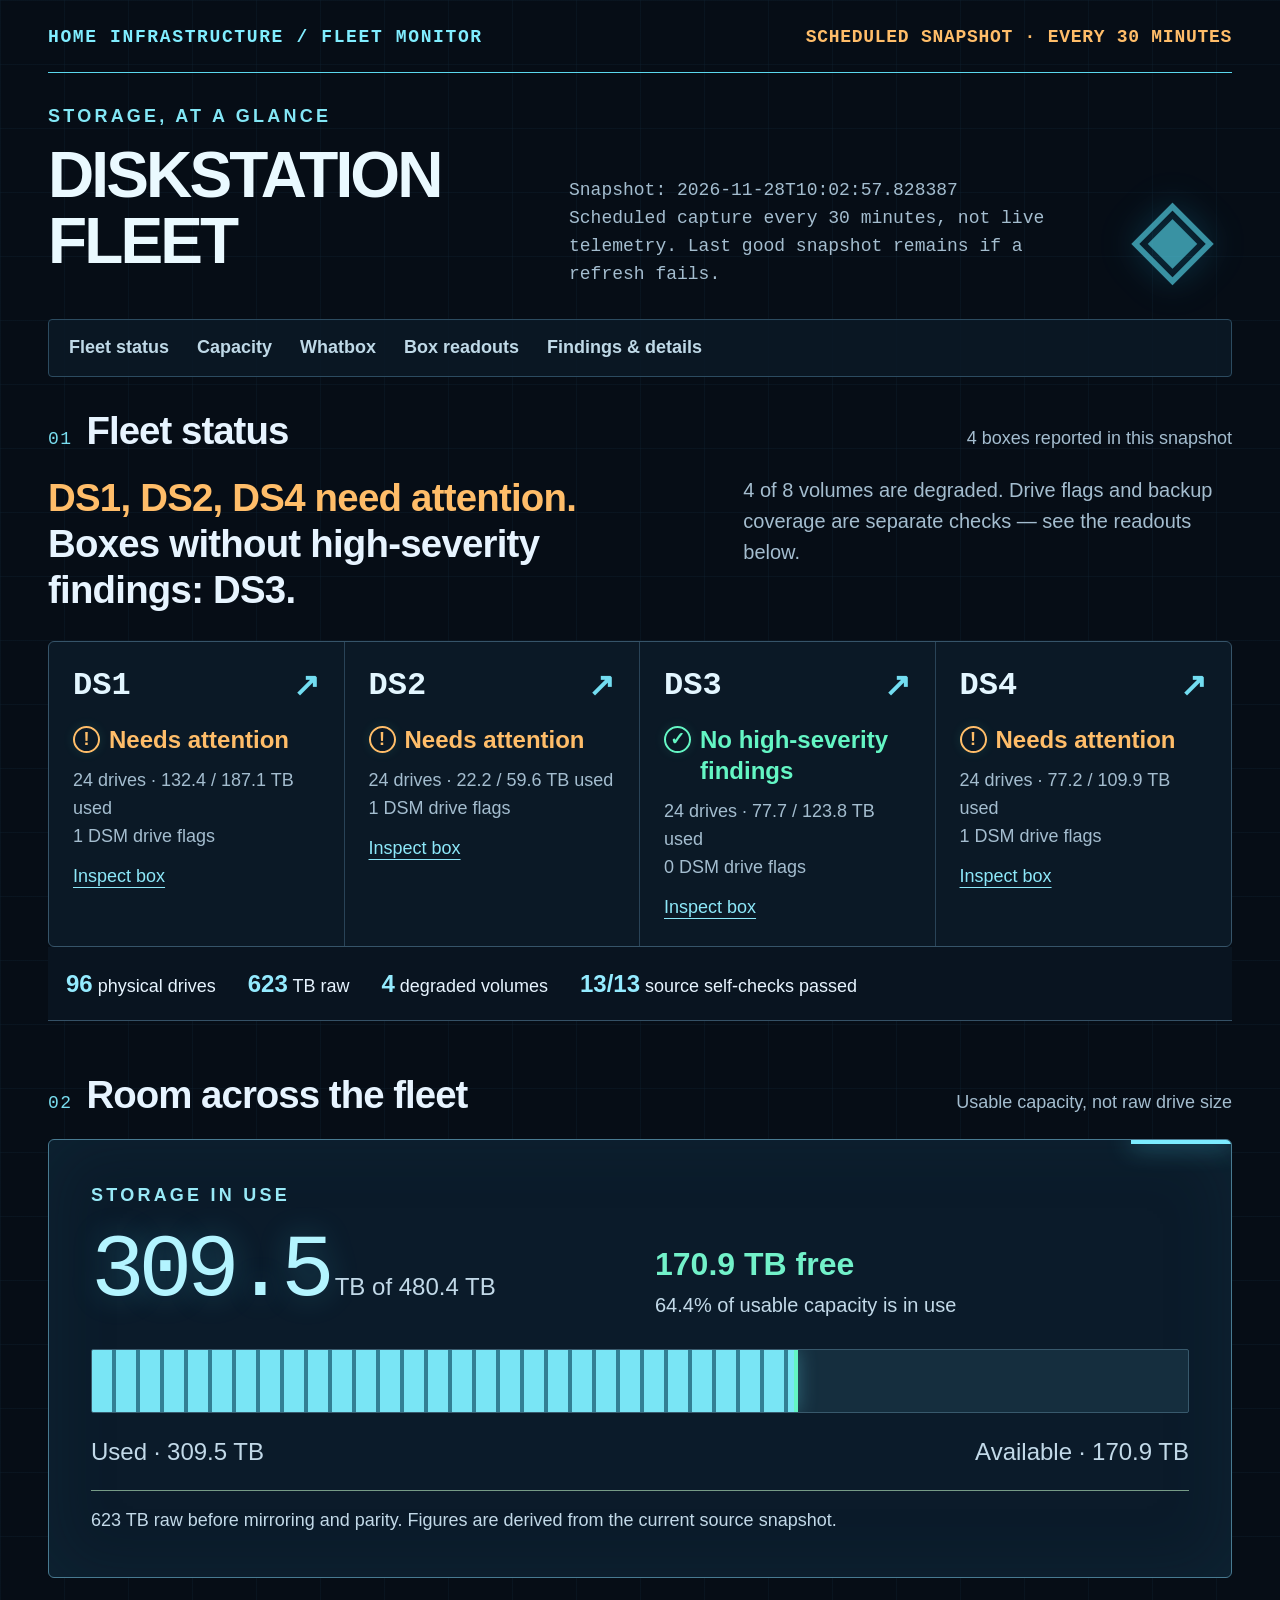
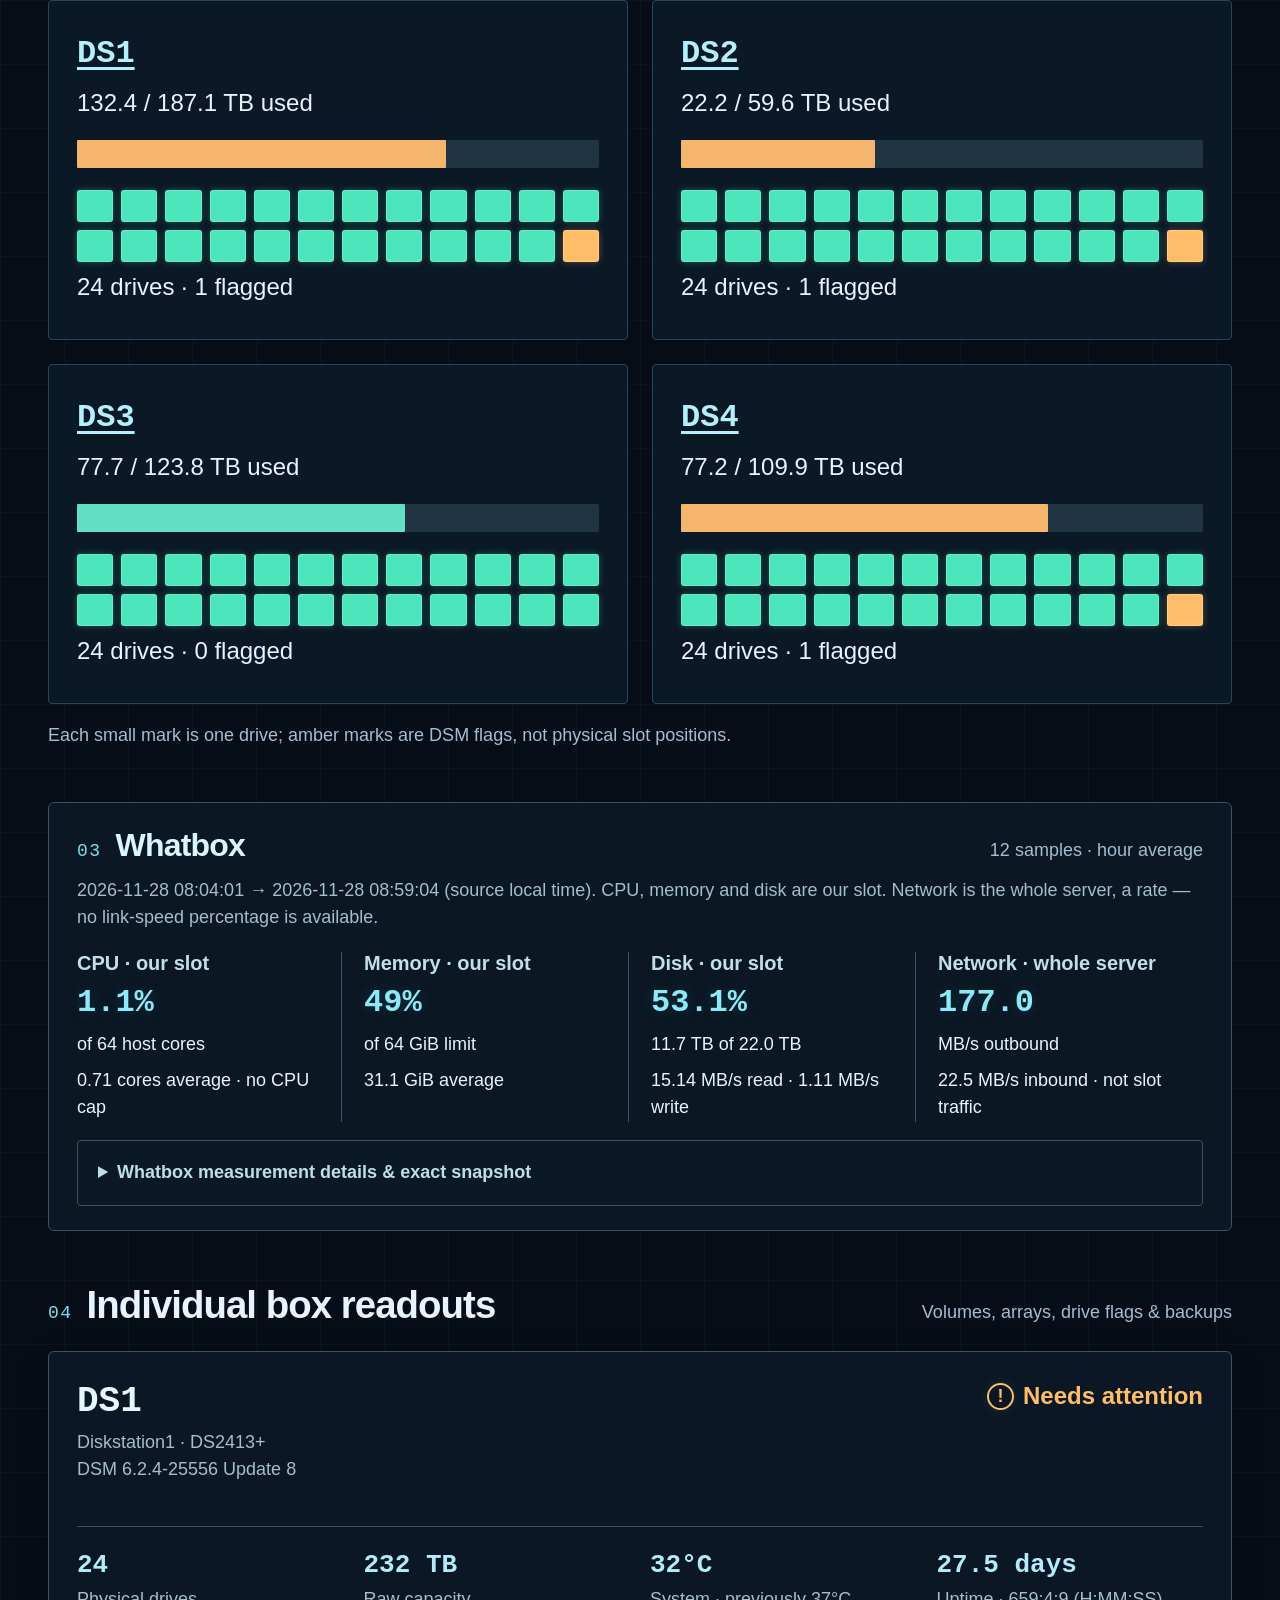
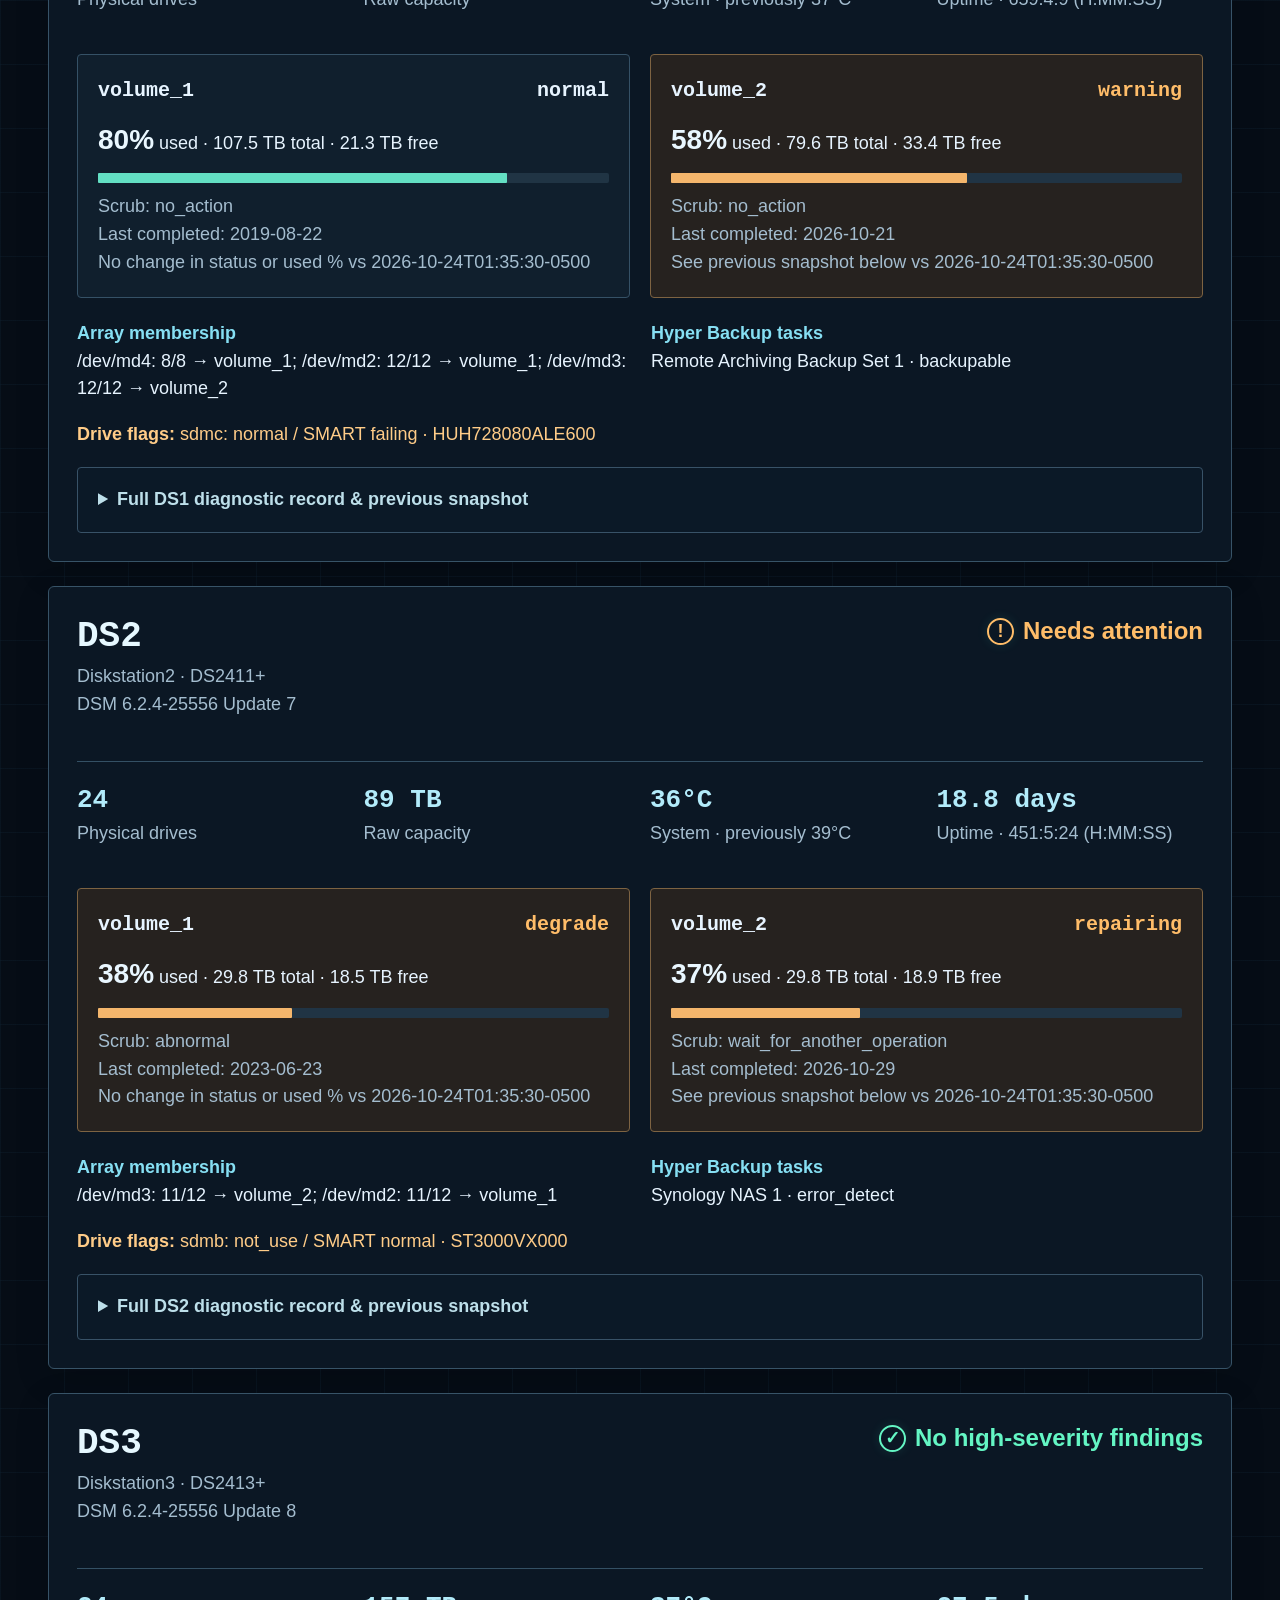
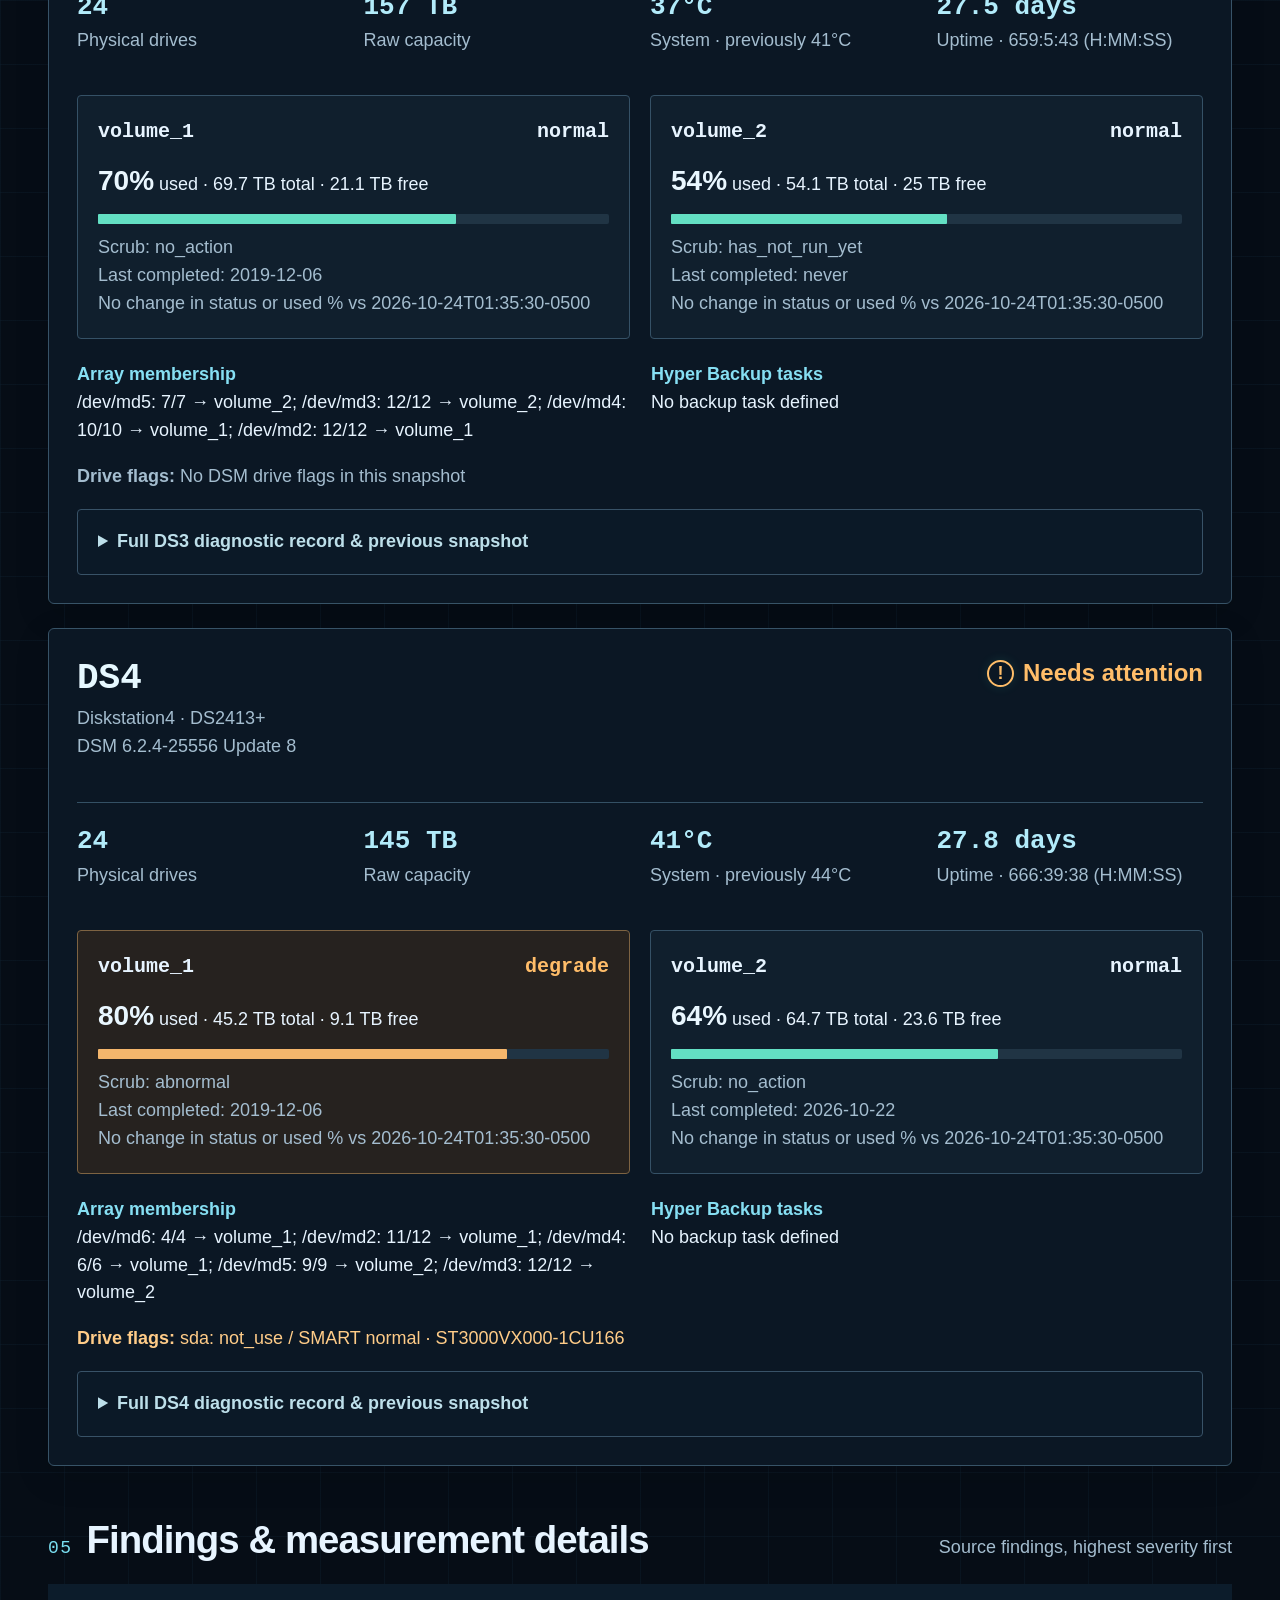
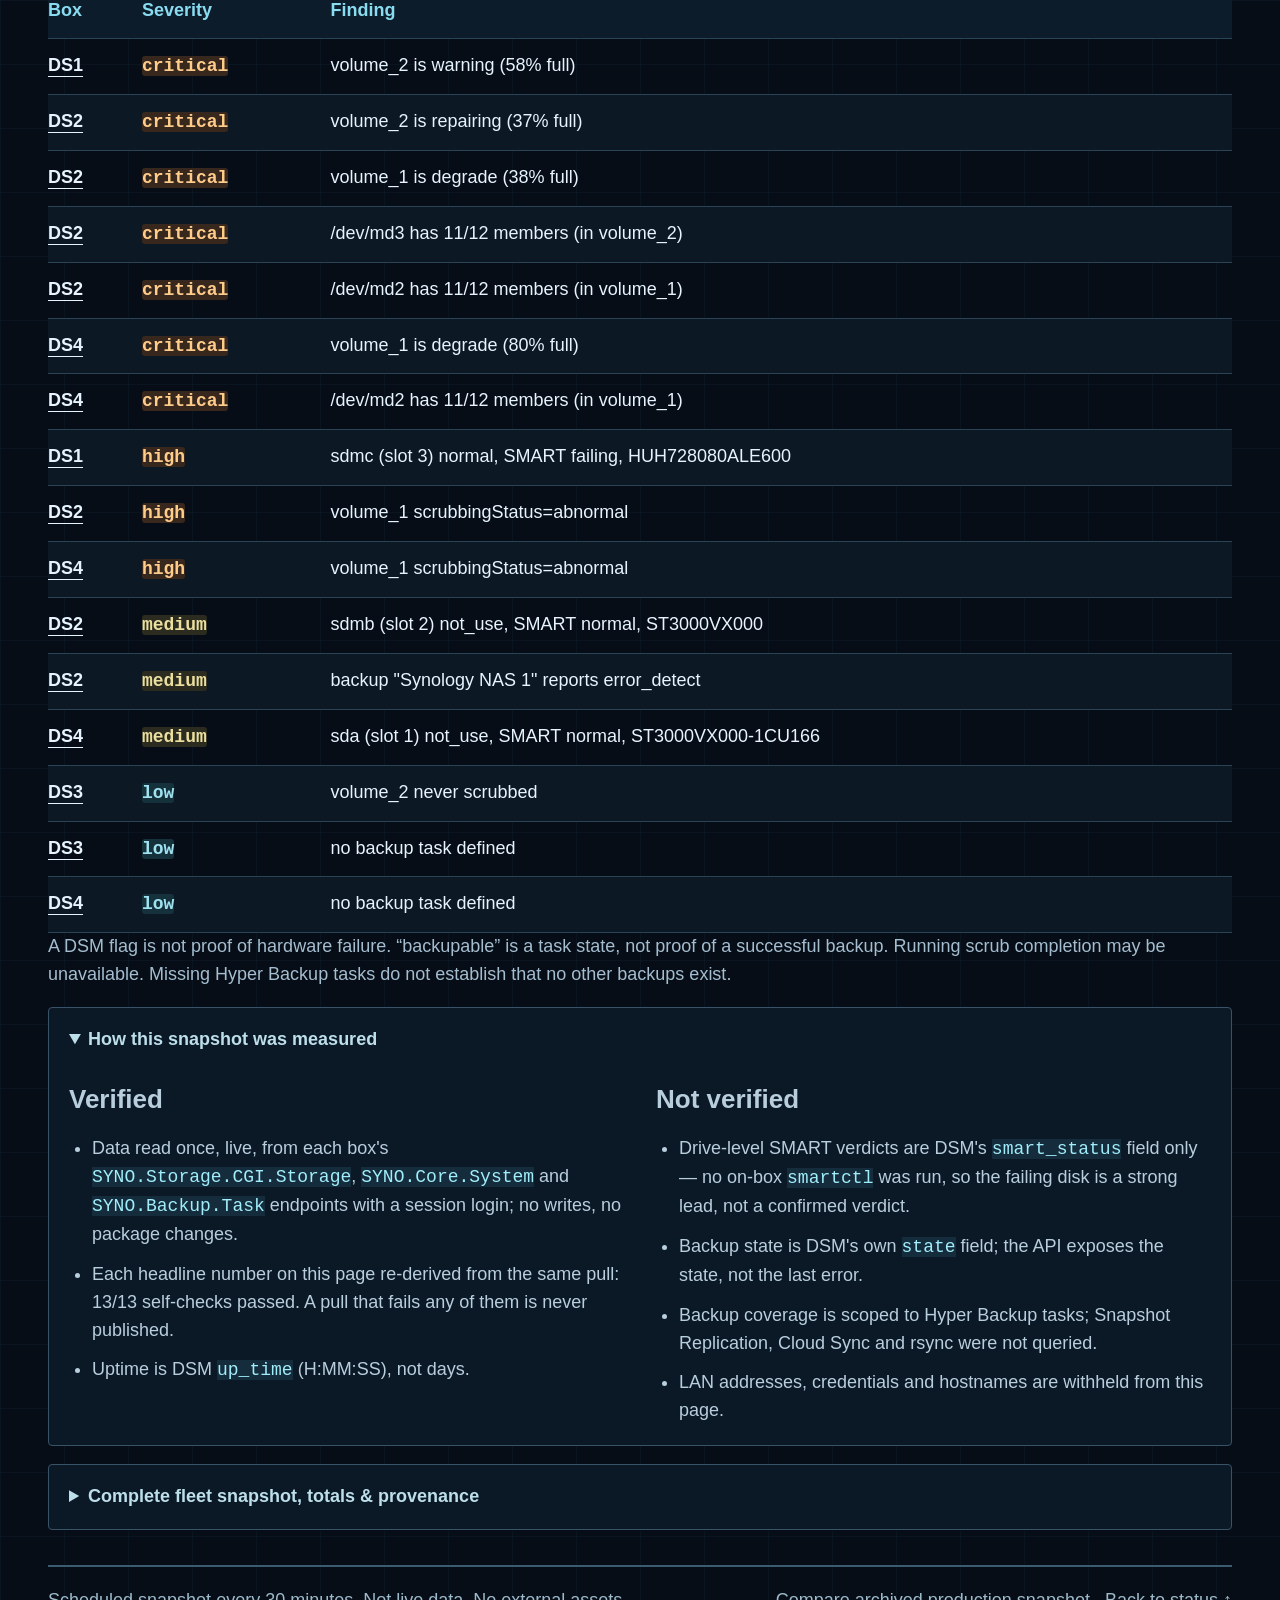
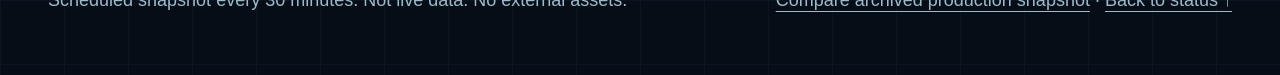
<file: index.html>
<!doctype html><html lang="en"><head><meta charset="utf-8"><meta name="viewport" content="width=device-width,initial-scale=1"><meta name="color-scheme" content="dark"><title>Diskstation Fleet — scheduled diagnostics</title><meta name="description" content="Scheduled DiskStation fleet diagnostics snapshot."><style>
:root{--paper:#f5f2e9;--surface:#fffdf7;--ink:#242f2a;--muted:#536159;--line:#cecfc3;--green:#176449;--pale:#e7eee5;--rust:#9c412c;--warn:#f6e7de;--serif:Georgia,'Times New Roman',serif;--sans:'Trebuchet MS','Segoe UI',Arial,sans-serif}
*{box-sizing:border-box}html{scroll-behavior:smooth;scroll-padding-top:24px}body{margin:0;color:var(--ink);background:var(--paper);font:20px/1.55 var(--sans)}a{color:inherit;text-underline-offset:5px}a:hover{color:var(--rust)}button,summary,a{touch-action:manipulation}a:focus-visible,summary:focus-visible,button:focus-visible{outline:3px solid var(--rust);outline-offset:5px}button{font:inherit;background:var(--surface);border:1px solid var(--ink);padding:9px 17px;border-radius:4px;cursor:pointer;min-height:48px}button:hover{background:var(--pale)}.wrap{max-width:1400px;margin:auto;padding:28px 48px 60px}.edition{display:flex;justify-content:space-between;gap:15px;padding-bottom:20px;border-bottom:2px solid var(--ink);font-size:18px}.edition b{letter-spacing:.09em}.preview-tag{color:var(--rust);font-weight:bold}.masthead{display:flex;justify-content:space-between;align-items:end;gap:24px;padding:32px 0 24px}.kicker{font-size:18px;letter-spacing:.1em;text-transform:uppercase;font-weight:bold;color:var(--muted);margin:0 0 12px}h1,h2,h3,p{margin-top:0}h1{font:clamp(40px,5vw,70px)/1.03 var(--serif);letter-spacing:-.045em;margin-bottom:14px}h2{font:clamp(30px,3vw,42px)/1.15 var(--serif);letter-spacing:-.025em;margin:0}h3{font:30px/1.2 var(--serif);margin-bottom:12px}.snapshot{color:var(--muted);max-width:520px;margin:0;font-size:18px}.nav{display:flex;gap:12px 28px;flex-wrap:wrap;border-top:1px solid var(--line);border-bottom:1px solid var(--line);padding:12px 0;margin-bottom:32px}.nav a{font-size:18px;min-height:44px;display:inline-flex;align-items:center}.section-head{display:flex;justify-content:space-between;align-items:baseline;gap:20px;margin:0 0 22px}.section-no{font:18px var(--sans);letter-spacing:.08em;color:var(--muted);margin-right:14px}.overview-lead{display:grid;grid-template-columns:1.3fr 1fr;gap:44px;margin-bottom:28px}.lead{font:clamp(28px,3vw,40px)/1.2 var(--serif);max-width:600px;margin:0}.lead .rust{color:var(--rust)}.context{color:var(--muted);margin:0}.fleet-strip{display:grid;grid-template-columns:repeat(4,1fr);border-top:1px solid var(--line);border-bottom:1px solid var(--line)}.fleet-card{padding:23px 22px 24px;border-right:1px solid var(--line);text-decoration:none;display:block}.fleet-card:first-child{padding-left:0}.fleet-card:last-child{border:0}.box-label{display:flex;justify-content:space-between;align-items:center;font:bold 26px var(--sans);margin-bottom:18px}.status{display:inline-flex;gap:9px;align-items:center;font-size:20px;font-weight:bold;color:var(--green)}.status.warning{color:var(--rust)}.mark{display:inline-flex;align-items:center;justify-content:center;width:27px;height:27px;border:2px solid currentColor;border-radius:50%;font: bold 18px var(--sans);flex:none}.fleet-card p{font-size:18px;color:var(--muted);margin:12px 0 0}.fleet-card .read-link{color:var(--ink);text-decoration:underline}.summary-line{display:flex;flex-wrap:wrap;gap:12px 32px;padding-top:20px;font-size:18px}.summary-line b{font-size:24px}.section{margin-top:52px}.capacity{background:var(--green);color:#fffdf5;padding:30px 34px 26px;border-radius:4px}.capacity .kicker{color:#deebdc}.capacity-header{display:grid;grid-template-columns:1fr 1fr;gap:30px;align-items:end}.capacity-main{font-size:24px;margin:0}.capacity-main strong{font:64px/1.1 var(--serif);letter-spacing:-.04em}.capacity-meta{margin:0;font-size:20px}.capacity-meta strong{font-size:28px}.capacity-track{height:46px;display:flex;border:1px solid #d1e1ce;background:#dae5d4;margin-top:28px;overflow:hidden}.capacity-track span{display:block;background:#f9faf0;border-right:4px solid var(--green);height:100%}.capacity-labels{display:flex;justify-content:space-between;gap:16px;margin:12px 0 0;font-size:20px}.capacity-foot{font-size:18px;margin:20px 0 0;color:#e1ebde;border-top:1px solid #779c87;padding-top:16px}.capacity-boxes{display:grid;grid-template-columns:repeat(4,1fr);gap:26px;margin-top:26px}.mini-cap p{font-size:18px;margin:6px 0}.mini-cap>a{font-weight:bold}.mini-track{background:#dcded1;height:10px;margin-top:12px}.mini-track>span{display:block;background:var(--green);height:100%}.mini-track.warning>span{background:var(--rust)}.drive-dots{display:flex;gap:4px;flex-wrap:wrap;margin-top:12px}.drive-dots i{height:12px;width:7px;background:var(--green)}.drive-dots i.flag{background:var(--rust)}.legend{font-size:18px;color:var(--muted);margin-top:18px}.whatbox{background:#ebece3;padding:24px 28px;border:1px solid var(--line)}.whatbox .section-head{margin-bottom:12px}.whatbox h2{font-size:32px}.whatbox-note{font-size:18px;color:var(--muted);margin-bottom:20px}.whatbox-grid{display:grid;grid-template-columns:repeat(4,1fr);gap:22px}.what-stat{border-right:1px solid #c5cabb;padding-right:18px}.what-stat:last-child{border:0}.what-stat h3{font: bold 18px var(--sans);margin-bottom:9px}.what-stat strong{font-size:32px;line-height:1.2}.what-stat p{font-size:18px;margin:8px 0 0}.what-stat .scope{font-weight:bold;color:var(--rust)}.box{border-top:2px solid var(--ink);padding:26px 0 30px}.box header{display:flex;justify-content:space-between;align-items:start;gap:20px}.box h3{font-size:36px;margin:0 0 5px}.model{font-size:18px;color:var(--muted);margin-bottom:20px}.metrics{display:grid;grid-template-columns:repeat(4,1fr);gap:20px;margin-bottom:22px}.metric{font-size:18px;color:var(--muted)}.metric strong{display:block;font-size:26px;color:var(--ink)}.volumes{display:grid;grid-template-columns:1fr 1fr;gap:20px}.volume{background:var(--surface);border:1px solid var(--line);padding:20px}.volume.warning{background:var(--warn)}.volume-head{display:flex;justify-content:space-between;gap:18px;font-weight:bold}.volume-head .rust{color:var(--rust)}.vol-stat{font-size:18px;margin:12px 0}.vol-stat strong{font-size:28px}.vol-meta{font-size:18px;margin:10px 0 0;color:var(--muted)}.box-note{display:grid;grid-template-columns:1fr 1fr;gap:22px;margin-top:22px}.box-note p{font-size:18px;margin:0}.box-note b{display:block}.warning-text{color:var(--rust)}details{border-top:1px solid var(--line);margin-top:20px;padding-top:5px}summary{cursor:pointer;min-height:48px;padding:11px 0;font-weight:bold;font-size:18px}details[open]>summary{margin-bottom:12px}pre{font:18px/1.6 'Courier New',monospace;white-space:pre-wrap;overflow-wrap:anywhere;background:var(--surface);padding:20px;border:1px solid var(--line)}.table-scroll{overflow-x:auto}table{border-collapse:collapse;width:100%;font-size:18px}th{text-align:left;color:var(--muted)}th,td{padding:13px 16px 13px 0;border-bottom:1px solid var(--line);vertical-align:top}td:first-child{font-weight:bold}th:last-child,td:last-child{padding-right:0}.sev{font-size:18px;font-weight:bold;color:var(--rust)}.sev.low{color:var(--muted)}.findings-table td:first-child{white-space:nowrap}.measurement{display:grid;grid-template-columns:1fr 1fr;gap:32px}.measurement h3{font-size:26px}.measurement li{margin-bottom:12px;font-size:18px}.measurement ul{padding-left:23px}.tools{display:flex;gap:12px;flex-wrap:wrap;margin-bottom:22px}.note-label{font-size:18px;color:var(--muted)}footer{border-top:2px solid var(--ink);margin-top:35px;padding-top:20px;display:flex;justify-content:space-between;gap:20px;font-size:18px;color:var(--muted)}code{font-size:18px;overflow-wrap:anywhere}.skip{position:absolute;left:-9999px}.skip:focus{left:20px;top:20px;background:white;padding:12px;z-index:10}
@media(max-width:1000px){.wrap{padding:24px}.masthead{align-items:start;flex-direction:column}.overview-lead{grid-template-columns:1fr;gap:16px}.fleet-strip{grid-template-columns:1fr 1fr}.fleet-card:nth-child(2){border-right:0}.fleet-card:nth-child(n+3){border-top:1px solid var(--line)}.fleet-card:nth-child(3){padding-left:0}.capacity-boxes,.whatbox-grid{grid-template-columns:1fr 1fr}.what-stat:nth-child(2){border:0}.capacity-main strong{font-size:52px}}
@media(max-width:620px){.wrap{padding:18px}.edition{flex-direction:column;gap:4px}.masthead{padding-top:26px}.nav{gap:3px 18px}.fleet-card{padding:18px 12px}.box-label{font-size:24px}.status{font-size:18px}.overview-lead{gap:20px}.capacity{padding:24px 20px}.capacity-header{grid-template-columns:1fr;gap:18px}.capacity-main strong{font-size:48px}.capacity-labels{flex-direction:column;gap:4px}.capacity-boxes{gap:22px}.section{margin-top:38px}.section-head{align-items:start;flex-direction:column;gap:8px}.whatbox{padding:22px 18px}.whatbox-grid{gap:22px 16px}.what-stat{padding-right:10px}.what-stat strong{font-size:28px}.box header{flex-wrap:wrap;gap:6px;margin-bottom:14px}.metrics{grid-template-columns:1fr 1fr}.volumes,.box-note,.measurement{grid-template-columns:1fr}.volume{padding:18px}.volume-head{flex-wrap:wrap;gap:4px}.findings-table th,.findings-table td{padding-right:12px}.findings-table{min-width:520px}footer{flex-direction:column}.snapshot{overflow-wrap:anywhere}h2{font-size:32px}.section-no{font-size:18px}pre{padding:12px}}
@media(prefers-reduced-motion:reduce){html{scroll-behavior:auto}}@media print{body{font-size:18px}.wrap{padding:0}.tools,.nav{display:none}details{break-inside:avoid}.capacity{color:var(--ink);background:var(--pale)}.capacity .kicker,.capacity-foot{color:var(--ink)}}

/* Accepted low-vision sizing from the design preview. */
h1{font-size:clamp(44px,5vw,70px)}.box-label{font-size:32px}.status{font-size:24px;line-height:1.3}.fleet-card .status{display:flex;align-items:flex-start}.mark{margin-top:2px}.fleet-card{min-width:0}
@media(max-width:620px){.fleet-strip{grid-template-columns:1fr}.fleet-card,.fleet-card:first-child,.fleet-card:nth-child(3){padding:20px 0;border-right:0;border-bottom:1px solid var(--line)}.fleet-card:nth-child(n+3){border-top:0}.box-label{font-size:32px}.status{font-size:24px}}
:root{color-scheme:dark;--paper:#060d16;--surface:#0c1826;--ink:#e7f4ff;--muted:#a4bdcf;--line:#294357;--green:#64f6c4;--pale:#102e32;--rust:#ffbd69;--warn:#30251c;--serif:'Trebuchet MS','Segoe UI',sans-serif;--sans:'Trebuchet MS','Segoe UI',sans-serif}
body{background-color:var(--paper);background-image:linear-gradient(#17334a30 1px,transparent 1px),linear-gradient(90deg,#17334a30 1px,transparent 1px);background-size:64px 64px;color:var(--ink)}
.wrap{max-width:1480px;padding-top:24px}.edition{border-bottom:1px solid #5bd8ee;font-family:'Courier New',monospace;letter-spacing:.04em;color:#a4bdcf}.edition b{color:#80edff}.preview-tag{color:#ffbd69}.masthead{padding:30px 0;position:relative}.masthead:after{content:'◈';font-size:108px;color:#55d9ef;opacity:.65;line-height:1;padding:0 18px;text-shadow:0 0 35px #29caff66}.kicker{color:#83e7f6;letter-spacing:.18em}h1{font-weight:800;letter-spacing:-.045em;text-transform:uppercase;font-size:clamp(44px,5vw,72px);color:#eaf9ff}h2{font-weight:700;letter-spacing:-.025em}h3{font-weight:700}.snapshot{font-family:'Courier New',monospace;font-size:18px}.nav{background:#0b1926d9;border:1px solid #2c4b60;padding:6px 20px;border-radius:4px}.nav a{text-decoration:none;color:#bfd9e7;font-weight:bold}.nav a:hover{color:#80edff;text-shadow:0 0 14px #49dcf499}.section-no{color:#79def0;font-family:'Courier New',monospace}.lead{font-weight:700;letter-spacing:-.02em}.rust{color:#ffbd69}.overview-lead{gap:60px}.fleet-strip{border:1px solid #365469;background:#0b1926;border-radius:6px;overflow:hidden}.fleet-card{position:relative;padding:24px!important;transition:background .18s}.fleet-card:hover{background:#122c3a}.box-label{color:#e3f6ff;font-family:'Courier New',monospace}.box-label span{color:#73ddf1}.fleet-card .read-link{color:#8de8f9}.status{color:#64f6c4}.status.warning{color:#ffbd69}.mark{border-color:currentColor;background:transparent;box-shadow:0 0 12px #53f5c41c}.summary-line{background:#091420;border-bottom:1px solid #355166;padding:18px!important}.summary-line b{color:#94ebff}.context,.legend,.note-label,.model,.vol-meta{color:var(--muted)}
.capacity{position:relative;overflow:hidden;border:1px solid #487a91;background:#0b1b2a;box-shadow:inset 0 0 70px #18495b30;border-radius:6px;padding:34px}.capacity:before{content:'';position:absolute;right:0;top:0;width:100px;height:4px;background:#7cecff;box-shadow:0 0 25px #54e2ff}.capacity .kicker{color:#98e9f7}.capacity-main strong{font-family:'Courier New',monospace;color:#b3f4ff;text-shadow:0 0 30px #4bdeff40;letter-spacing:-.07em}.capacity-main,.capacity-meta,.capacity-labels,.capacity-foot{color:#c2d9e8}.capacity-meta strong{color:#72f1c9}.capacity-track{height:30px;background:#152e3e;border:1px solid #38596c;border-radius:2px;overflow:hidden}.capacity-track span{background:repeating-linear-gradient(90deg,#79e5f5 0,#79e5f5 12px,#337f94 12px,#337f94 15px);box-shadow:0 0 20px #70e9ff50;border-radius:0}.capacity-boxes{gap:20px;margin-top:22px}.mini-cap{padding:20px;background:#0b1825;border:1px solid #294658;border-radius:4px}.mini-cap>a{font-family:'Courier New',monospace;color:#b3effc;font-weight:bold}.mini-track{background:#203444;border-radius:2px}.mini-track span{background:#63dfc3;border-radius:1px}.mini-track.warning span{background:#f4b66c}.drive-dots i{background:#4de5bc;box-shadow:0 0 6px #46e7b455;border-radius:1px}.drive-dots i.flag{background:#ffbd69;box-shadow:0 0 7px #ffba6555}.whatbox{background:#0b1723;border:1px solid #35536a;border-radius:6px}.what-stat strong{font-family:'Courier New',monospace;color:#8ce9fa;text-shadow:0 0 16px #59e0ff25}.what-stat h3{color:#c1e0ec;font-size:20px}.what-stat{border-color:#35536a}.whatbox h2{color:#d9f5ff}.box{border:1px solid #375367;background:#0b1724;border-radius:6px;padding:28px;margin-top:24px;box-shadow:0 10px 35px #0002}.box header{border-bottom:1px solid #345064;padding-bottom:22px}.box header h3{color:#e6f8ff;font-family:'Courier New',monospace;font-size:36px}.metrics{padding:18px 0}.metric strong{color:#b2ebfa;font-family:'Courier New',monospace}.volume{background:#101f2d;border:1px solid #355166;border-radius:4px}.volume.warning{background:#26221f;border-color:#7d6342}.volume-head{font-family:'Courier New',monospace}.vol-stat strong{color:#e9f7ff}.box-note{border-color:#375367}.box-note b{color:#86dff3}.warning-text{color:#ffcc88}details{background:#0b1927;border:1px solid #385267;border-radius:4px;padding:0 20px;margin-top:18px}summary{color:#bddfea;padding:18px 0;font-weight:bold;min-height:52px}summary:hover{color:#82ecff}pre{background:#050d16;color:#b8d7e7;border:1px solid #294354;border-radius:3px;font-size:17px}.findings-table th{color:#89dcf0;background:#0c1c2b}.findings-table td{border-color:#2a4355}.findings-table tr:nth-child(even){background:#0c1925}.sev{border-radius:3px;font-family:'Courier New',monospace}.sev.critical,.sev.high{background:#38271d;color:#ffcd8b}.sev.medium{background:#2c2b20;color:#eadf9f}.sev.low{background:#15313b;color:#9fe2f0}.measurement{color:#b9cedc}.measurement code,code{background:#142c3c;color:#a1edfa}button{background:#0e2537;border:1px solid #75d2e7;color:#c9f5ff;border-radius:3px}button:hover{background:#193b4e}a:focus-visible,summary:focus-visible,button:focus-visible{outline-color:#8aeeff}footer{border-color:#3a5b70;color:#9dbaca}
@media(max-width:1000px){.masthead:after{display:none}.overview-lead{gap:20px}}
@media(max-width:620px){.wrap{padding:18px}.edition{font-size:16px}.capacity{padding:24px 18px}.fleet-card,.fleet-card:first-child,.fleet-card:nth-child(3){padding:22px!important}.box{padding:20px 16px}.summary-line{gap:14px}.whatbox{padding:22px 16px}.nav{padding:8px 12px}.capacity-main strong{font-size:48px}.lead{font-size:30px}.box-label{font-size:32px}.status{font-size:24px}}
/* Expanded fleet capacity visuals */
#capacity .capacity{padding:42px}#capacity .capacity-main strong{font-size:clamp(64px,7vw,104px)}#capacity .capacity-meta strong{font-size:32px}#capacity .capacity-track{height:64px;margin:28px 0 20px}#capacity .capacity-track span{background:repeating-linear-gradient(90deg,#79e5f5 0,#79e5f5 20px,#337f94 20px,#337f94 24px)}#capacity .capacity-labels{font-size:24px}#capacity .capacity-boxes{grid-template-columns:repeat(2,minmax(0,1fr));gap:24px}#capacity .mini-cap{padding:28px;min-width:0}#capacity .mini-cap>a{font-size:32px}#capacity .mini-cap p{font-size:24px}#capacity .mini-track{height:28px;margin:18px 0 22px}#capacity .drive-dots{display:grid;grid-template-columns:repeat(12,minmax(0,1fr));gap:8px}#capacity .drive-dots i{display:block;width:100%;height:32px;min-width:0;border:1px solid #9cf4dc60;border-radius:3px}#capacity .drive-dots i.flag{border-color:#ffe1a880}
@media(max-width:620px){#capacity .capacity{padding:26px 20px}#capacity .capacity-main strong{font-size:60px}#capacity .capacity-meta strong{font-size:28px}#capacity .capacity-track{height:52px}#capacity .capacity-labels{font-size:21px}#capacity .capacity-boxes{grid-template-columns:1fr}#capacity .mini-cap{padding:24px 20px}#capacity .mini-cap p{font-size:22px}#capacity .drive-dots{grid-template-columns:repeat(8,minmax(0,1fr));gap:7px}#capacity .drive-dots i{height:34px}}
@media print{body{background:#fff;color:#111}.capacity,.box,.whatbox,.volume,.fleet-strip{background:#fff;color:#111;box-shadow:none}*{text-shadow:none!important}}
</style></head><body data-stamp="2026-11-28T10:02:57.828387"><a class="skip" href="#overview">Skip to fleet status</a><main class="wrap"><div class="edition"><b>HOME INFRASTRUCTURE / FLEET MONITOR</b><span class="preview-tag">SCHEDULED SNAPSHOT · EVERY 30 MINUTES</span></div><header class="masthead"><div><p class="kicker">Storage, at a glance</p><h1>Diskstation Fleet</h1></div><p class="snapshot">Snapshot: 2026-11-28T10:02:57.828387<br>Scheduled capture every 30 minutes, not live telemetry. Last good snapshot remains if a refresh fails.</p></header><nav class="nav" aria-label="Page sections"><a href="#overview">Fleet status</a><a href="#capacity">Capacity</a><a href="#whatbox">Whatbox</a><a href="#boxes">Box readouts</a><a href="#findings">Findings &amp; details</a></nav>
<section id="overview"><div class="section-head"><h2><span class="section-no">01</span>Fleet status</h2><span class="note-label">4 boxes reported in this snapshot</span></div><div class="overview-lead"><p class="lead"><span class="rust">DS1, DS2, DS4 need attention.</span><br>Boxes without high-severity findings: DS3.</p><p class="context">4 of 8 volumes are degraded. Drive flags and backup coverage are separate checks — see the readouts below.</p></div><div class="fleet-strip">
<a class="fleet-card" href="#ds1"><div class="box-label">DS1<span aria-hidden="true">↗</span></div><span class="status warning"><span class="mark" aria-hidden="true">!</span>Needs attention</span><p>24 drives · 132.4 / 187.1 TB used<br>1 DSM drive flags</p><p class="read-link">Inspect box</p></a>
<a class="fleet-card" href="#ds2"><div class="box-label">DS2<span aria-hidden="true">↗</span></div><span class="status warning"><span class="mark" aria-hidden="true">!</span>Needs attention</span><p>24 drives · 22.2 / 59.6 TB used<br>1 DSM drive flags</p><p class="read-link">Inspect box</p></a>
<a class="fleet-card" href="#ds3"><div class="box-label">DS3<span aria-hidden="true">↗</span></div><span class="status "><span class="mark" aria-hidden="true">✓</span>No high-severity findings</span><p>24 drives · 77.7 / 123.8 TB used<br>0 DSM drive flags</p><p class="read-link">Inspect box</p></a>
<a class="fleet-card" href="#ds4"><div class="box-label">DS4<span aria-hidden="true">↗</span></div><span class="status warning"><span class="mark" aria-hidden="true">!</span>Needs attention</span><p>24 drives · 77.2 / 109.9 TB used<br>1 DSM drive flags</p><p class="read-link">Inspect box</p></a>
</div><div class="summary-line"><span><b>96</b> physical drives</span><span><b>623</b> TB raw</span><span><b>4</b> degraded volumes</span><span><b>13/13</b> source self-checks passed</span></div></section>
<section class="section" id="capacity"><div class="section-head"><h2><span class="section-no">02</span>Room across the fleet</h2><span class="note-label">Usable capacity, not raw drive size</span></div><div class="capacity"><div class="capacity-header"><div><p class="kicker">Storage in use</p><p class="capacity-main"><strong>309.5</strong> TB <span>of 480.4 TB</span></p></div><p class="capacity-meta"><strong>170.9 TB free</strong><br>64.4% of usable capacity is in use</p></div><div class="capacity-track" role="img" aria-label="64.4 percent used, 170.9 terabytes free"><span style="width:64.4255%"></span></div><div class="capacity-labels"><span>Used · 309.5 TB</span><span>Available · 170.9 TB</span></div><p class="capacity-foot">623 TB raw before mirroring and parity. Figures are derived from the current source snapshot.</p></div><div class="capacity-boxes">
<div class="mini-cap"><a href="#ds1">DS1</a><p>132.4 / 187.1 TB used</p><div class="mini-track warning" role="img" aria-label="70.8 percent used"><span style="width:70.76%"></span></div><div class="drive-dots" aria-hidden="true"><i class=""></i><i class=""></i><i class=""></i><i class=""></i><i class=""></i><i class=""></i><i class=""></i><i class=""></i><i class=""></i><i class=""></i><i class=""></i><i class=""></i><i class=""></i><i class=""></i><i class=""></i><i class=""></i><i class=""></i><i class=""></i><i class=""></i><i class=""></i><i class=""></i><i class=""></i><i class=""></i><i class="flag"></i></div><p>24 drives · 1 flagged</p></div>
<div class="mini-cap"><a href="#ds2">DS2</a><p>22.2 / 59.6 TB used</p><div class="mini-track warning" role="img" aria-label="37.2 percent used"><span style="width:37.25%"></span></div><div class="drive-dots" aria-hidden="true"><i class=""></i><i class=""></i><i class=""></i><i class=""></i><i class=""></i><i class=""></i><i class=""></i><i class=""></i><i class=""></i><i class=""></i><i class=""></i><i class=""></i><i class=""></i><i class=""></i><i class=""></i><i class=""></i><i class=""></i><i class=""></i><i class=""></i><i class=""></i><i class=""></i><i class=""></i><i class=""></i><i class="flag"></i></div><p>24 drives · 1 flagged</p></div>
<div class="mini-cap"><a href="#ds3">DS3</a><p>77.7 / 123.8 TB used</p><div class="mini-track " role="img" aria-label="62.8 percent used"><span style="width:62.76%"></span></div><div class="drive-dots" aria-hidden="true"><i class=""></i><i class=""></i><i class=""></i><i class=""></i><i class=""></i><i class=""></i><i class=""></i><i class=""></i><i class=""></i><i class=""></i><i class=""></i><i class=""></i><i class=""></i><i class=""></i><i class=""></i><i class=""></i><i class=""></i><i class=""></i><i class=""></i><i class=""></i><i class=""></i><i class=""></i><i class=""></i><i class=""></i></div><p>24 drives · 0 flagged</p></div>
<div class="mini-cap"><a href="#ds4">DS4</a><p>77.2 / 109.9 TB used</p><div class="mini-track warning" role="img" aria-label="70.2 percent used"><span style="width:70.25%"></span></div><div class="drive-dots" aria-hidden="true"><i class=""></i><i class=""></i><i class=""></i><i class=""></i><i class=""></i><i class=""></i><i class=""></i><i class=""></i><i class=""></i><i class=""></i><i class=""></i><i class=""></i><i class=""></i><i class=""></i><i class=""></i><i class=""></i><i class=""></i><i class=""></i><i class=""></i><i class=""></i><i class=""></i><i class=""></i><i class=""></i><i class="flag"></i></div><p>24 drives · 1 flagged</p></div>
</div><p class="legend">Each small mark is one drive; amber marks are DSM flags, not physical slot positions.</p></section>
<section class="section whatbox" id="whatbox"><div class="section-head"><h2><span class="section-no">03</span>Whatbox</h2><span class="note-label">12 samples · hour average</span></div><p class="whatbox-note">2026-11-28 08:04:01 → 2026-11-28 08:59:04 (source local time). CPU, memory and disk are our slot. Network is the whole server, a rate — no link-speed percentage is available.</p><div class="whatbox-grid">
<div class="what-stat"><h3>CPU · our slot</h3><strong>1.1%</strong><p>of 64 host cores</p><p>0.71 cores average · no CPU cap</p></div>
<div class="what-stat"><h3>Memory · our slot</h3><strong>49%</strong><p>of 64 GiB limit</p><p>31.1 GiB average</p></div>
<div class="what-stat"><h3>Disk · our slot</h3><strong>53.1%</strong><p>11.7 TB of 22.0 TB</p><p>15.14 MB/s read · 1.11 MB/s write</p></div>
<div class="what-stat"><h3>Network · whole server</h3><strong>177.0</strong><p>MB/s outbound</p><p>22.5 MB/s inbound · not slot traffic</p></div>
</div><details><summary>Whatbox measurement details &amp; exact snapshot</summary><p class="note-label">CPU percentage is average cores ÷ host core count × 100, not a count of cores. GiB uses binary bytes; TB and MB/s use decimal bytes. Disk size is used + available, not a plan quota.</p><pre>{
  &quot;n&quot;: 12,
  &quot;slot_cpu_cores_avg&quot;: 0.710610116483167,
  &quot;slot_mem_bytes_avg&quot;: 33356208469.333332,
  &quot;slot_io_read_bps_avg&quot;: 15137821.643318066,
  &quot;slot_io_write_bps_avg&quot;: 1112644.6646628308,
  &quot;home_used_kb_avg&quot;: 11401562200.0,
  &quot;home_avail_kb_avg&quot;: 10081673128.0,
  &quot;host_net_rx_bps_avg&quot;: 22487476.459173635,
  &quot;host_net_tx_bps_avg&quot;: 177011946.88654363,
  &quot;window_start_local&quot;: &quot;2026-11-28 08:04:01&quot;,
  &quot;window_end_local&quot;: &quot;2026-11-28 08:59:04&quot;,
  &quot;cpu_max&quot;: &quot;max&quot;,
  &quot;memory_max_bytes&quot;: 68719476736,
  &quot;box_cores&quot;: 64,
  &quot;cpuset&quot;: &quot;0-63&quot;,
  &quot;network_scope&quot;: &quot;host-wide; this slot has no network counter and the link speed is unreadable&quot;,
  &quot;measured&quot;: &quot;2026-11-28T15:02:58+00:00&quot;,
  &quot;source&quot;: &quot;host_metrics.db samples, last 3600s, plus cgroup limits read the same minute&quot;
}</pre></details></section><section class="section" id="boxes"><div class="section-head"><h2><span class="section-no">04</span>Individual box readouts</h2><span class="note-label">Volumes, arrays, drive flags &amp; backups</span></div>
<article class="box" id="ds1"><header><div><h3>DS1</h3><p class="model">Diskstation1 · DS2413+<br>DSM 6.2.4-25556 Update 8</p></div><span class="status warning"><span class="mark" aria-hidden="true">!</span>Needs attention</span></header><div class="metrics"><div class="metric"><strong>24</strong>Physical drives</div><div class="metric"><strong>232 TB</strong>Raw capacity</div><div class="metric"><strong>32°C</strong>System · previously 37°C</div><div class="metric"><strong>27.5 days</strong>Uptime · 659:4:9 (H:MM:SS)</div></div><div class="volumes">
<div class="volume "><div class="volume-head"><span>volume_1</span><span class="">normal</span></div><p class="vol-stat"><strong>80%</strong> used · 107.5 TB total · 21.3 TB free</p><div class="mini-track " role="img" aria-label="80 percent used"><span style="width:80%"></span></div><p class="vol-meta">Scrub: no_action<br>Last completed: 2019-08-22<br>No change in status or used % vs 2026-10-24T01:35:30-0500</p></div>
<div class="volume warning"><div class="volume-head"><span>volume_2</span><span class="rust">warning</span></div><p class="vol-stat"><strong>58%</strong> used · 79.6 TB total · 33.4 TB free</p><div class="mini-track warning" role="img" aria-label="58 percent used"><span style="width:58%"></span></div><p class="vol-meta">Scrub: no_action<br>Last completed: 2026-10-21<br>See previous snapshot below vs 2026-10-24T01:35:30-0500</p></div>
</div><div class="box-note"><p><b>Array membership</b>/dev/md4: 8/8 → volume_1; /dev/md2: 12/12 → volume_1; /dev/md3: 12/12 → volume_2</p><p><b>Hyper Backup tasks</b>Remote Archiving Backup Set 1 · backupable</p></div><p class="note-label warning-text" style="margin:18px 0 0"><b>Drive flags:</b> sdmc: normal / SMART failing · HUH728080ALE600</p><details><summary>Full DS1 diagnostic record &amp; previous snapshot</summary><p class="note-label">All source fields preserved, including scrub schedules as reported (which may be historical), failure counts, previous uptime, and previous volume fields.</p><pre>{
  &quot;id&quot;: &quot;ds1&quot;,
  &quot;name&quot;: &quot;Diskstation1&quot;,
  &quot;model&quot;: &quot;DS2413+&quot;,
  &quot;dsm&quot;: &quot;DSM 6.2.4-25556 Update 8&quot;,
  &quot;up_raw&quot;: &quot;659:4:9&quot;,
  &quot;up_h&quot;: 659.0691666666667,
  &quot;temp&quot;: 32,
  &quot;prev_temp&quot;: 37,
  &quot;prev_uptime&quot;: &quot;157:4:0&quot;,
  &quot;n_disks&quot;: 24,
  &quot;raw_tb&quot;: 232.0,
  &quot;vols&quot;: {
    &quot;volume_1&quot;: {
      &quot;pct&quot;: 80,
      &quot;tb&quot;: 107.5,
      &quot;free_tb&quot;: 21.3,
      &quot;scrub&quot;: &quot;no_action&quot;,
      &quot;status&quot;: &quot;normal&quot;,
      &quot;last_done&quot;: &quot;2019-08-22&quot;,
      &quot;next&quot;: &quot;2025-11-14&quot;,
      &quot;failure_number&quot;: 0
    },
    &quot;volume_2&quot;: {
      &quot;pct&quot;: 58,
      &quot;tb&quot;: 79.6,
      &quot;free_tb&quot;: 33.4,
      &quot;scrub&quot;: &quot;no_action&quot;,
      &quot;status&quot;: &quot;warning&quot;,
      &quot;last_done&quot;: &quot;2026-10-21&quot;,
      &quot;next&quot;: &quot;2025-11-14&quot;,
      &quot;failure_number&quot;: 0
    }
  },
  &quot;arrays&quot;: [
    {
      &quot;raid&quot;: &quot;/dev/md4&quot;,
      &quot;vol&quot;: &quot;volume_1&quot;,
      &quot;have&quot;: 8,
      &quot;need&quot;: 8,
      &quot;dfn&quot;: 0
    },
    {
      &quot;raid&quot;: &quot;/dev/md2&quot;,
      &quot;vol&quot;: &quot;volume_1&quot;,
      &quot;have&quot;: 12,
      &quot;need&quot;: 12,
      &quot;dfn&quot;: 0
    },
    {
      &quot;raid&quot;: &quot;/dev/md3&quot;,
      &quot;vol&quot;: &quot;volume_2&quot;,
      &quot;have&quot;: 12,
      &quot;need&quot;: 12,
      &quot;dfn&quot;: 0
    }
  ],
  &quot;bad_disks&quot;: [
    {
      &quot;id&quot;: &quot;sdmc&quot;,
      &quot;status&quot;: &quot;normal&quot;,
      &quot;smart&quot;: &quot;failing&quot;,
      &quot;model&quot;: &quot;HUH728080ALE600&quot;,
      &quot;used&quot;: true
    }
  ],
  &quot;backups&quot;: [
    {
      &quot;name&quot;: &quot;Remote Archiving Backup Set 1&quot;,
      &quot;state&quot;: &quot;backupable&quot;
    }
  ],
  &quot;findings&quot;: [
    {
      &quot;sev&quot;: &quot;critical&quot;,
      &quot;msg&quot;: &quot;volume_2 is warning (58% full)&quot;
    },
    {
      &quot;sev&quot;: &quot;high&quot;,
      &quot;msg&quot;: &quot;sdmc (slot 3) normal, SMART failing, HUH728080ALE600&quot;
    }
  ],
  &quot;prev_vols&quot;: {
    &quot;volume_1&quot;: {
      &quot;id&quot;: &quot;volume_1&quot;,
      &quot;status&quot;: &quot;normal&quot;,
      &quot;pct&quot;: 80,
      &quot;tb&quot;: 107.5,
      &quot;free_tb&quot;: 21.2,
      &quot;scrub&quot;: &quot;no_action&quot;,
      &quot;progress_percent&quot;: &quot;-1&quot;,
      &quot;progress_step&quot;: &quot;none&quot;,
      &quot;device_type&quot;: &quot;shr_with_2_disk_protect&quot;,
      &quot;disk_failure_number&quot;: 0
    },
    &quot;volume_2&quot;: {
      &quot;id&quot;: &quot;volume_2&quot;,
      &quot;status&quot;: &quot;normal&quot;,
      &quot;pct&quot;: 58,
      &quot;tb&quot;: 79.6,
      &quot;free_tb&quot;: 33.3,
      &quot;scrub&quot;: &quot;no_action&quot;,
      &quot;progress_percent&quot;: &quot;-1&quot;,
      &quot;progress_step&quot;: &quot;none&quot;,
      &quot;device_type&quot;: &quot;shr_with_2_disk_protect&quot;,
      &quot;disk_failure_number&quot;: 0
    }
  }
}</pre></details></article>
<article class="box" id="ds2"><header><div><h3>DS2</h3><p class="model">Diskstation2 · DS2411+<br>DSM 6.2.4-25556 Update 7</p></div><span class="status warning"><span class="mark" aria-hidden="true">!</span>Needs attention</span></header><div class="metrics"><div class="metric"><strong>24</strong>Physical drives</div><div class="metric"><strong>89 TB</strong>Raw capacity</div><div class="metric"><strong>36°C</strong>System · previously 39°C</div><div class="metric"><strong>18.8 days</strong>Uptime · 451:5:24 (H:MM:SS)</div></div><div class="volumes">
<div class="volume warning"><div class="volume-head"><span>volume_1</span><span class="rust">degrade</span></div><p class="vol-stat"><strong>38%</strong> used · 29.8 TB total · 18.5 TB free</p><div class="mini-track warning" role="img" aria-label="38 percent used"><span style="width:38%"></span></div><p class="vol-meta">Scrub: abnormal<br>Last completed: 2023-06-23<br>No change in status or used % vs 2026-10-24T01:35:30-0500</p></div>
<div class="volume warning"><div class="volume-head"><span>volume_2</span><span class="rust">repairing</span></div><p class="vol-stat"><strong>37%</strong> used · 29.8 TB total · 18.9 TB free</p><div class="mini-track warning" role="img" aria-label="37 percent used"><span style="width:37%"></span></div><p class="vol-meta">Scrub: wait_for_another_operation<br>Last completed: 2026-10-29<br>See previous snapshot below vs 2026-10-24T01:35:30-0500</p></div>
</div><div class="box-note"><p><b>Array membership</b>/dev/md3: 11/12 → volume_2; /dev/md2: 11/12 → volume_1</p><p><b>Hyper Backup tasks</b>Synology NAS 1 · error_detect</p></div><p class="note-label warning-text" style="margin:18px 0 0"><b>Drive flags:</b> sdmb: not_use / SMART normal · ST3000VX000</p><details><summary>Full DS2 diagnostic record &amp; previous snapshot</summary><p class="note-label">All source fields preserved, including scrub schedules as reported (which may be historical), failure counts, previous uptime, and previous volume fields.</p><pre>{
  &quot;id&quot;: &quot;ds2&quot;,
  &quot;name&quot;: &quot;Diskstation2&quot;,
  &quot;model&quot;: &quot;DS2411+&quot;,
  &quot;dsm&quot;: &quot;DSM 6.2.4-25556 Update 7&quot;,
  &quot;up_raw&quot;: &quot;451:5:24&quot;,
  &quot;up_h&quot;: 451.09,
  &quot;temp&quot;: 36,
  &quot;prev_temp&quot;: 39,
  &quot;prev_uptime&quot;: &quot;157:4:19&quot;,
  &quot;n_disks&quot;: 24,
  &quot;raw_tb&quot;: 89.0,
  &quot;vols&quot;: {
    &quot;volume_2&quot;: {
      &quot;pct&quot;: 37,
      &quot;tb&quot;: 29.8,
      &quot;free_tb&quot;: 18.9,
      &quot;scrub&quot;: &quot;wait_for_another_operation&quot;,
      &quot;status&quot;: &quot;repairing&quot;,
      &quot;last_done&quot;: &quot;2026-10-29&quot;,
      &quot;next&quot;: &quot;2020-06-04&quot;,
      &quot;failure_number&quot;: 0
    },
    &quot;volume_1&quot;: {
      &quot;pct&quot;: 38,
      &quot;tb&quot;: 29.8,
      &quot;free_tb&quot;: 18.5,
      &quot;scrub&quot;: &quot;abnormal&quot;,
      &quot;status&quot;: &quot;degrade&quot;,
      &quot;last_done&quot;: &quot;2023-06-23&quot;,
      &quot;next&quot;: &quot;2020-06-04&quot;,
      &quot;failure_number&quot;: 1
    }
  },
  &quot;arrays&quot;: [
    {
      &quot;raid&quot;: &quot;/dev/md3&quot;,
      &quot;vol&quot;: &quot;volume_2&quot;,
      &quot;have&quot;: 11,
      &quot;need&quot;: 12,
      &quot;dfn&quot;: 0
    },
    {
      &quot;raid&quot;: &quot;/dev/md2&quot;,
      &quot;vol&quot;: &quot;volume_1&quot;,
      &quot;have&quot;: 11,
      &quot;need&quot;: 12,
      &quot;dfn&quot;: 1
    }
  ],
  &quot;bad_disks&quot;: [
    {
      &quot;id&quot;: &quot;sdmb&quot;,
      &quot;status&quot;: &quot;not_use&quot;,
      &quot;smart&quot;: &quot;normal&quot;,
      &quot;model&quot;: &quot;ST3000VX000&quot;,
      &quot;used&quot;: false
    }
  ],
  &quot;backups&quot;: [
    {
      &quot;name&quot;: &quot;Synology NAS 1&quot;,
      &quot;state&quot;: &quot;error_detect&quot;
    }
  ],
  &quot;findings&quot;: [
    {
      &quot;sev&quot;: &quot;critical&quot;,
      &quot;msg&quot;: &quot;volume_2 is repairing (37% full)&quot;
    },
    {
      &quot;sev&quot;: &quot;critical&quot;,
      &quot;msg&quot;: &quot;volume_1 is degrade (38% full)&quot;
    },
    {
      &quot;sev&quot;: &quot;high&quot;,
      &quot;msg&quot;: &quot;volume_1 scrubbingStatus=abnormal&quot;
    },
    {
      &quot;sev&quot;: &quot;critical&quot;,
      &quot;msg&quot;: &quot;/dev/md3 has 11/12 members (in volume_2)&quot;
    },
    {
      &quot;sev&quot;: &quot;critical&quot;,
      &quot;msg&quot;: &quot;/dev/md2 has 11/12 members (in volume_1)&quot;
    },
    {
      &quot;sev&quot;: &quot;medium&quot;,
      &quot;msg&quot;: &quot;sdmb (slot 2) not_use, SMART normal, ST3000VX000&quot;
    },
    {
      &quot;sev&quot;: &quot;medium&quot;,
      &quot;msg&quot;: &quot;backup \&quot;Synology NAS 1\&quot; reports error_detect&quot;
    }
  ],
  &quot;prev_vols&quot;: {
    &quot;volume_2&quot;: {
      &quot;id&quot;: &quot;volume_2&quot;,
      &quot;status&quot;: &quot;normal&quot;,
      &quot;pct&quot;: 37,
      &quot;tb&quot;: 29.8,
      &quot;free_tb&quot;: 18.9,
      &quot;scrub&quot;: &quot;kernel_running&quot;,
      &quot;progress_percent&quot;: &quot;-1&quot;,
      &quot;progress_step&quot;: &quot;none&quot;,
      &quot;device_type&quot;: &quot;shr_with_2_disk_protect&quot;,
      &quot;disk_failure_number&quot;: 0
    },
    &quot;volume_1&quot;: {
      &quot;id&quot;: &quot;volume_1&quot;,
      &quot;status&quot;: &quot;degrade&quot;,
      &quot;pct&quot;: 38,
      &quot;tb&quot;: 29.8,
      &quot;free_tb&quot;: 18.5,
      &quot;scrub&quot;: &quot;abnormal&quot;,
      &quot;progress_percent&quot;: &quot;-1&quot;,
      &quot;progress_step&quot;: &quot;none&quot;,
      &quot;device_type&quot;: &quot;shr_with_2_disk_protect&quot;,
      &quot;disk_failure_number&quot;: 2
    }
  }
}</pre></details></article>
<article class="box" id="ds3"><header><div><h3>DS3</h3><p class="model">Diskstation3 · DS2413+<br>DSM 6.2.4-25556 Update 8</p></div><span class="status "><span class="mark" aria-hidden="true">✓</span>No high-severity findings</span></header><div class="metrics"><div class="metric"><strong>24</strong>Physical drives</div><div class="metric"><strong>157 TB</strong>Raw capacity</div><div class="metric"><strong>37°C</strong>System · previously 41°C</div><div class="metric"><strong>27.5 days</strong>Uptime · 659:5:43 (H:MM:SS)</div></div><div class="volumes">
<div class="volume "><div class="volume-head"><span>volume_1</span><span class="">normal</span></div><p class="vol-stat"><strong>70%</strong> used · 69.7 TB total · 21.1 TB free</p><div class="mini-track " role="img" aria-label="70 percent used"><span style="width:70%"></span></div><p class="vol-meta">Scrub: no_action<br>Last completed: 2019-12-06<br>No change in status or used % vs 2026-10-24T01:35:30-0500</p></div>
<div class="volume "><div class="volume-head"><span>volume_2</span><span class="">normal</span></div><p class="vol-stat"><strong>54%</strong> used · 54.1 TB total · 25 TB free</p><div class="mini-track " role="img" aria-label="54 percent used"><span style="width:54%"></span></div><p class="vol-meta">Scrub: has_not_run_yet<br>Last completed: never<br>No change in status or used % vs 2026-10-24T01:35:30-0500</p></div>
</div><div class="box-note"><p><b>Array membership</b>/dev/md5: 7/7 → volume_2; /dev/md3: 12/12 → volume_2; /dev/md4: 10/10 → volume_1; /dev/md2: 12/12 → volume_1</p><p><b>Hyper Backup tasks</b>No backup task defined</p></div><p class="note-label " style="margin:18px 0 0"><b>Drive flags:</b> No DSM drive flags in this snapshot</p><details><summary>Full DS3 diagnostic record &amp; previous snapshot</summary><p class="note-label">All source fields preserved, including scrub schedules as reported (which may be historical), failure counts, previous uptime, and previous volume fields.</p><pre>{
  &quot;id&quot;: &quot;ds3&quot;,
  &quot;name&quot;: &quot;Diskstation3&quot;,
  &quot;model&quot;: &quot;DS2413+&quot;,
  &quot;dsm&quot;: &quot;DSM 6.2.4-25556 Update 8&quot;,
  &quot;up_raw&quot;: &quot;659:5:43&quot;,
  &quot;up_h&quot;: 659.0952777777778,
  &quot;temp&quot;: 37,
  &quot;prev_temp&quot;: 41,
  &quot;prev_uptime&quot;: &quot;205:8:44&quot;,
  &quot;n_disks&quot;: 24,
  &quot;raw_tb&quot;: 157.0,
  &quot;vols&quot;: {
    &quot;volume_2&quot;: {
      &quot;pct&quot;: 54,
      &quot;tb&quot;: 54.1,
      &quot;free_tb&quot;: 25.0,
      &quot;scrub&quot;: &quot;has_not_run_yet&quot;,
      &quot;status&quot;: &quot;normal&quot;,
      &quot;last_done&quot;: &quot;never&quot;,
      &quot;next&quot;: &quot;2019-09-15&quot;,
      &quot;failure_number&quot;: 0
    },
    &quot;volume_1&quot;: {
      &quot;pct&quot;: 70,
      &quot;tb&quot;: 69.7,
      &quot;free_tb&quot;: 21.1,
      &quot;scrub&quot;: &quot;no_action&quot;,
      &quot;status&quot;: &quot;normal&quot;,
      &quot;last_done&quot;: &quot;2019-12-06&quot;,
      &quot;next&quot;: &quot;2019-09-15&quot;,
      &quot;failure_number&quot;: 0
    }
  },
  &quot;arrays&quot;: [
    {
      &quot;raid&quot;: &quot;/dev/md5&quot;,
      &quot;vol&quot;: &quot;volume_2&quot;,
      &quot;have&quot;: 7,
      &quot;need&quot;: 7,
      &quot;dfn&quot;: 0
    },
    {
      &quot;raid&quot;: &quot;/dev/md3&quot;,
      &quot;vol&quot;: &quot;volume_2&quot;,
      &quot;have&quot;: 12,
      &quot;need&quot;: 12,
      &quot;dfn&quot;: 0
    },
    {
      &quot;raid&quot;: &quot;/dev/md4&quot;,
      &quot;vol&quot;: &quot;volume_1&quot;,
      &quot;have&quot;: 10,
      &quot;need&quot;: 10,
      &quot;dfn&quot;: 0
    },
    {
      &quot;raid&quot;: &quot;/dev/md2&quot;,
      &quot;vol&quot;: &quot;volume_1&quot;,
      &quot;have&quot;: 12,
      &quot;need&quot;: 12,
      &quot;dfn&quot;: 0
    }
  ],
  &quot;bad_disks&quot;: [],
  &quot;backups&quot;: [],
  &quot;findings&quot;: [
    {
      &quot;sev&quot;: &quot;low&quot;,
      &quot;msg&quot;: &quot;volume_2 never scrubbed&quot;
    },
    {
      &quot;sev&quot;: &quot;low&quot;,
      &quot;msg&quot;: &quot;no backup task defined&quot;
    }
  ],
  &quot;prev_vols&quot;: {
    &quot;volume_2&quot;: {
      &quot;id&quot;: &quot;volume_2&quot;,
      &quot;status&quot;: &quot;normal&quot;,
      &quot;pct&quot;: 54,
      &quot;tb&quot;: 54.1,
      &quot;free_tb&quot;: 25.1,
      &quot;scrub&quot;: &quot;has_not_run_yet&quot;,
      &quot;progress_percent&quot;: &quot;-1&quot;,
      &quot;progress_step&quot;: &quot;none&quot;,
      &quot;device_type&quot;: &quot;shr_with_2_disk_protect&quot;,
      &quot;disk_failure_number&quot;: 0
    },
    &quot;volume_1&quot;: {
      &quot;id&quot;: &quot;volume_1&quot;,
      &quot;status&quot;: &quot;normal&quot;,
      &quot;pct&quot;: 70,
      &quot;tb&quot;: 69.7,
      &quot;free_tb&quot;: 21.2,
      &quot;scrub&quot;: &quot;no_action&quot;,
      &quot;progress_percent&quot;: &quot;-1&quot;,
      &quot;progress_step&quot;: &quot;none&quot;,
      &quot;device_type&quot;: &quot;shr_with_2_disk_protect&quot;,
      &quot;disk_failure_number&quot;: 0
    }
  }
}</pre></details></article>
<article class="box" id="ds4"><header><div><h3>DS4</h3><p class="model">Diskstation4 · DS2413+<br>DSM 6.2.4-25556 Update 8</p></div><span class="status warning"><span class="mark" aria-hidden="true">!</span>Needs attention</span></header><div class="metrics"><div class="metric"><strong>24</strong>Physical drives</div><div class="metric"><strong>145 TB</strong>Raw capacity</div><div class="metric"><strong>41°C</strong>System · previously 44°C</div><div class="metric"><strong>27.8 days</strong>Uptime · 666:39:38 (H:MM:SS)</div></div><div class="volumes">
<div class="volume warning"><div class="volume-head"><span>volume_1</span><span class="rust">degrade</span></div><p class="vol-stat"><strong>80%</strong> used · 45.2 TB total · 9.1 TB free</p><div class="mini-track warning" role="img" aria-label="80 percent used"><span style="width:80%"></span></div><p class="vol-meta">Scrub: abnormal<br>Last completed: 2019-12-06<br>No change in status or used % vs 2026-10-24T01:35:30-0500</p></div>
<div class="volume "><div class="volume-head"><span>volume_2</span><span class="">normal</span></div><p class="vol-stat"><strong>64%</strong> used · 64.7 TB total · 23.6 TB free</p><div class="mini-track " role="img" aria-label="64 percent used"><span style="width:64%"></span></div><p class="vol-meta">Scrub: no_action<br>Last completed: 2026-10-22<br>No change in status or used % vs 2026-10-24T01:35:30-0500</p></div>
</div><div class="box-note"><p><b>Array membership</b>/dev/md6: 4/4 → volume_1; /dev/md2: 11/12 → volume_1; /dev/md4: 6/6 → volume_1; /dev/md5: 9/9 → volume_2; /dev/md3: 12/12 → volume_2</p><p><b>Hyper Backup tasks</b>No backup task defined</p></div><p class="note-label warning-text" style="margin:18px 0 0"><b>Drive flags:</b> sda: not_use / SMART normal · ST3000VX000-1CU166</p><details><summary>Full DS4 diagnostic record &amp; previous snapshot</summary><p class="note-label">All source fields preserved, including scrub schedules as reported (which may be historical), failure counts, previous uptime, and previous volume fields.</p><pre>{
  &quot;id&quot;: &quot;ds4&quot;,
  &quot;name&quot;: &quot;Diskstation4&quot;,
  &quot;model&quot;: &quot;DS2413+&quot;,
  &quot;dsm&quot;: &quot;DSM 6.2.4-25556 Update 8&quot;,
  &quot;up_raw&quot;: &quot;666:39:38&quot;,
  &quot;up_h&quot;: 666.6605555555556,
  &quot;temp&quot;: 41,
  &quot;prev_temp&quot;: 44,
  &quot;prev_uptime&quot;: &quot;157:4:11&quot;,
  &quot;n_disks&quot;: 24,
  &quot;raw_tb&quot;: 145.0,
  &quot;vols&quot;: {
    &quot;volume_1&quot;: {
      &quot;pct&quot;: 80,
      &quot;tb&quot;: 45.2,
      &quot;free_tb&quot;: 9.1,
      &quot;scrub&quot;: &quot;abnormal&quot;,
      &quot;status&quot;: &quot;degrade&quot;,
      &quot;last_done&quot;: &quot;2019-12-06&quot;,
      &quot;next&quot;: &quot;2019-10-15&quot;,
      &quot;failure_number&quot;: 1
    },
    &quot;volume_2&quot;: {
      &quot;pct&quot;: 64,
      &quot;tb&quot;: 64.7,
      &quot;free_tb&quot;: 23.6,
      &quot;scrub&quot;: &quot;no_action&quot;,
      &quot;status&quot;: &quot;normal&quot;,
      &quot;last_done&quot;: &quot;2026-10-22&quot;,
      &quot;next&quot;: &quot;2019-10-15&quot;,
      &quot;failure_number&quot;: 0
    }
  },
  &quot;arrays&quot;: [
    {
      &quot;raid&quot;: &quot;/dev/md6&quot;,
      &quot;vol&quot;: &quot;volume_1&quot;,
      &quot;have&quot;: 4,
      &quot;need&quot;: 4,
      &quot;dfn&quot;: 1
    },
    {
      &quot;raid&quot;: &quot;/dev/md2&quot;,
      &quot;vol&quot;: &quot;volume_1&quot;,
      &quot;have&quot;: 11,
      &quot;need&quot;: 12,
      &quot;dfn&quot;: 1
    },
    {
      &quot;raid&quot;: &quot;/dev/md4&quot;,
      &quot;vol&quot;: &quot;volume_1&quot;,
      &quot;have&quot;: 6,
      &quot;need&quot;: 6,
      &quot;dfn&quot;: 1
    },
    {
      &quot;raid&quot;: &quot;/dev/md5&quot;,
      &quot;vol&quot;: &quot;volume_2&quot;,
      &quot;have&quot;: 9,
      &quot;need&quot;: 9,
      &quot;dfn&quot;: 0
    },
    {
      &quot;raid&quot;: &quot;/dev/md3&quot;,
      &quot;vol&quot;: &quot;volume_2&quot;,
      &quot;have&quot;: 12,
      &quot;need&quot;: 12,
      &quot;dfn&quot;: 0
    }
  ],
  &quot;bad_disks&quot;: [
    {
      &quot;id&quot;: &quot;sda&quot;,
      &quot;status&quot;: &quot;not_use&quot;,
      &quot;smart&quot;: &quot;normal&quot;,
      &quot;model&quot;: &quot;ST3000VX000-1CU166&quot;,
      &quot;used&quot;: false
    }
  ],
  &quot;backups&quot;: [],
  &quot;findings&quot;: [
    {
      &quot;sev&quot;: &quot;critical&quot;,
      &quot;msg&quot;: &quot;volume_1 is degrade (80% full)&quot;
    },
    {
      &quot;sev&quot;: &quot;high&quot;,
      &quot;msg&quot;: &quot;volume_1 scrubbingStatus=abnormal&quot;
    },
    {
      &quot;sev&quot;: &quot;critical&quot;,
      &quot;msg&quot;: &quot;/dev/md2 has 11/12 members (in volume_1)&quot;
    },
    {
      &quot;sev&quot;: &quot;medium&quot;,
      &quot;msg&quot;: &quot;sda (slot 1) not_use, SMART normal, ST3000VX000-1CU166&quot;
    },
    {
      &quot;sev&quot;: &quot;low&quot;,
      &quot;msg&quot;: &quot;no backup task defined&quot;
    }
  ],
  &quot;prev_vols&quot;: {
    &quot;volume_1&quot;: {
      &quot;id&quot;: &quot;volume_1&quot;,
      &quot;status&quot;: &quot;degrade&quot;,
      &quot;pct&quot;: 80,
      &quot;tb&quot;: 45.2,
      &quot;free_tb&quot;: 9.1,
      &quot;scrub&quot;: &quot;abnormal&quot;,
      &quot;progress_percent&quot;: &quot;-1&quot;,
      &quot;progress_step&quot;: &quot;none&quot;,
      &quot;device_type&quot;: &quot;shr_with_2_disk_protect&quot;,
      &quot;disk_failure_number&quot;: 1
    },
    &quot;volume_2&quot;: {
      &quot;id&quot;: &quot;volume_2&quot;,
      &quot;status&quot;: &quot;normal&quot;,
      &quot;pct&quot;: 64,
      &quot;tb&quot;: 64.7,
      &quot;free_tb&quot;: 23.6,
      &quot;scrub&quot;: &quot;no_action&quot;,
      &quot;progress_percent&quot;: &quot;-1&quot;,
      &quot;progress_step&quot;: &quot;none&quot;,
      &quot;device_type&quot;: &quot;shr_with_2_disk_protect&quot;,
      &quot;disk_failure_number&quot;: 0
    }
  }
}</pre></details></article>
</section><section class="section" id="findings"><div class="section-head"><h2><span class="section-no">05</span>Findings &amp; measurement details</h2><span class="note-label">Source findings, highest severity first</span></div><div class="table-scroll" tabindex="0" role="region" aria-label="All findings, scroll horizontally on small screens"><table class="findings-table"><thead><tr><th scope="col">Box</th><th scope="col">Severity</th><th scope="col">Finding</th></tr></thead><tbody>
<tr><td><a href="#ds1">DS1</a></td><td><span class="sev critical">critical</span></td><td>volume_2 is warning (58% full)</td></tr>
<tr><td><a href="#ds2">DS2</a></td><td><span class="sev critical">critical</span></td><td>volume_2 is repairing (37% full)</td></tr>
<tr><td><a href="#ds2">DS2</a></td><td><span class="sev critical">critical</span></td><td>volume_1 is degrade (38% full)</td></tr>
<tr><td><a href="#ds2">DS2</a></td><td><span class="sev critical">critical</span></td><td>/dev/md3 has 11/12 members (in volume_2)</td></tr>
<tr><td><a href="#ds2">DS2</a></td><td><span class="sev critical">critical</span></td><td>/dev/md2 has 11/12 members (in volume_1)</td></tr>
<tr><td><a href="#ds4">DS4</a></td><td><span class="sev critical">critical</span></td><td>volume_1 is degrade (80% full)</td></tr>
<tr><td><a href="#ds4">DS4</a></td><td><span class="sev critical">critical</span></td><td>/dev/md2 has 11/12 members (in volume_1)</td></tr>
<tr><td><a href="#ds1">DS1</a></td><td><span class="sev high">high</span></td><td>sdmc (slot 3) normal, SMART failing, HUH728080ALE600</td></tr>
<tr><td><a href="#ds2">DS2</a></td><td><span class="sev high">high</span></td><td>volume_1 scrubbingStatus=abnormal</td></tr>
<tr><td><a href="#ds4">DS4</a></td><td><span class="sev high">high</span></td><td>volume_1 scrubbingStatus=abnormal</td></tr>
<tr><td><a href="#ds2">DS2</a></td><td><span class="sev medium">medium</span></td><td>sdmb (slot 2) not_use, SMART normal, ST3000VX000</td></tr>
<tr><td><a href="#ds2">DS2</a></td><td><span class="sev medium">medium</span></td><td>backup &quot;Synology NAS 1&quot; reports error_detect</td></tr>
<tr><td><a href="#ds4">DS4</a></td><td><span class="sev medium">medium</span></td><td>sda (slot 1) not_use, SMART normal, ST3000VX000-1CU166</td></tr>
<tr><td><a href="#ds3">DS3</a></td><td><span class="sev low">low</span></td><td>volume_2 never scrubbed</td></tr>
<tr><td><a href="#ds3">DS3</a></td><td><span class="sev low">low</span></td><td>no backup task defined</td></tr>
<tr><td><a href="#ds4">DS4</a></td><td><span class="sev low">low</span></td><td>no backup task defined</td></tr>
</tbody></table></div>
<p class="note-label">A DSM flag is not proof of hardware failure. “backupable” is a task state, not proof of a successful backup. Running scrub completion may be unavailable. Missing Hyper Backup tasks do not establish that no other backups exist.</p><details open><summary>How this snapshot was measured</summary><div class="measurement">
  <div class="note"><h3>Verified</h3><ul>
   <li>Data read once, live, from each box's <code>SYNO.Storage.CGI.Storage</code>,
    <code>SYNO.Core.System</code> and <code>SYNO.Backup.Task</code> endpoints with a session login; no
    writes, no package changes.</li>
   <li>Each headline number on this page re-derived from the same pull: 13/13 self-checks passed. A pull that fails any of them is never published.</li>
   <li>Uptime is DSM <code>up_time</code> (H:MM:SS), not days.</li>
  </ul></div>
  <div class="note"><h3>Not verified</h3><ul>
   <li>Drive-level SMART verdicts are DSM's <code>smart_status</code> field only — no on-box
    <code>smartctl</code> was run, so the failing disk is a strong lead, not a confirmed verdict.</li>
   <li>Backup state is DSM's own <code>state</code> field; the API exposes the state, not the last error.</li>
   <li>Backup coverage is scoped to Hyper Backup tasks; Snapshot Replication, Cloud Sync and rsync were
    not queried.</li>
   <li>LAN addresses, credentials and hostnames are withheld from this page.</li>
  </ul></div></div></details>
<details><summary>Complete fleet snapshot, totals &amp; provenance</summary><p class="note-label">Fleet capture: 2026-11-28T10:02:57.828387 · comparison capture: 2026-10-24T01:35:30-0500</p><pre>{
  &quot;stamp&quot;: &quot;2026-11-28T10:02:57.828387&quot;,
  &quot;built&quot;: &quot;2026-11-28T10:02:57.828387&quot;,
  &quot;totals&quot;: {
    &quot;disks&quot;: 96,
    &quot;raw&quot;: 623.0,
    &quot;logical&quot;: 480.4,
    &quot;used&quot;: 309.5
  },
  &quot;boxes&quot;: [
    {
      &quot;id&quot;: &quot;ds1&quot;,
      &quot;name&quot;: &quot;Diskstation1&quot;,
      &quot;model&quot;: &quot;DS2413+&quot;,
      &quot;dsm&quot;: &quot;DSM 6.2.4-25556 Update 8&quot;,
      &quot;up_raw&quot;: &quot;659:4:9&quot;,
      &quot;up_h&quot;: 659.0691666666667,
      &quot;temp&quot;: 32,
      &quot;prev_temp&quot;: 37,
      &quot;prev_uptime&quot;: &quot;157:4:0&quot;,
      &quot;n_disks&quot;: 24,
      &quot;raw_tb&quot;: 232.0,
      &quot;vols&quot;: {
        &quot;volume_1&quot;: {
          &quot;pct&quot;: 80,
          &quot;tb&quot;: 107.5,
          &quot;free_tb&quot;: 21.3,
          &quot;scrub&quot;: &quot;no_action&quot;,
          &quot;status&quot;: &quot;normal&quot;,
          &quot;last_done&quot;: &quot;2019-08-22&quot;,
          &quot;next&quot;: &quot;2025-11-14&quot;,
          &quot;failure_number&quot;: 0
        },
        &quot;volume_2&quot;: {
          &quot;pct&quot;: 58,
          &quot;tb&quot;: 79.6,
          &quot;free_tb&quot;: 33.4,
          &quot;scrub&quot;: &quot;no_action&quot;,
          &quot;status&quot;: &quot;warning&quot;,
          &quot;last_done&quot;: &quot;2026-10-21&quot;,
          &quot;next&quot;: &quot;2025-11-14&quot;,
          &quot;failure_number&quot;: 0
        }
      },
      &quot;arrays&quot;: [
        {
          &quot;raid&quot;: &quot;/dev/md4&quot;,
          &quot;vol&quot;: &quot;volume_1&quot;,
          &quot;have&quot;: 8,
          &quot;need&quot;: 8,
          &quot;dfn&quot;: 0
        },
        {
          &quot;raid&quot;: &quot;/dev/md2&quot;,
          &quot;vol&quot;: &quot;volume_1&quot;,
          &quot;have&quot;: 12,
          &quot;need&quot;: 12,
          &quot;dfn&quot;: 0
        },
        {
          &quot;raid&quot;: &quot;/dev/md3&quot;,
          &quot;vol&quot;: &quot;volume_2&quot;,
          &quot;have&quot;: 12,
          &quot;need&quot;: 12,
          &quot;dfn&quot;: 0
        }
      ],
      &quot;bad_disks&quot;: [
        {
          &quot;id&quot;: &quot;sdmc&quot;,
          &quot;status&quot;: &quot;normal&quot;,
          &quot;smart&quot;: &quot;failing&quot;,
          &quot;model&quot;: &quot;HUH728080ALE600&quot;,
          &quot;used&quot;: true
        }
      ],
      &quot;backups&quot;: [
        {
          &quot;name&quot;: &quot;Remote Archiving Backup Set 1&quot;,
          &quot;state&quot;: &quot;backupable&quot;
        }
      ],
      &quot;findings&quot;: [
        {
          &quot;sev&quot;: &quot;critical&quot;,
          &quot;msg&quot;: &quot;volume_2 is warning (58% full)&quot;
        },
        {
          &quot;sev&quot;: &quot;high&quot;,
          &quot;msg&quot;: &quot;sdmc (slot 3) normal, SMART failing, HUH728080ALE600&quot;
        }
      ],
      &quot;prev_vols&quot;: {
        &quot;volume_1&quot;: {
          &quot;id&quot;: &quot;volume_1&quot;,
          &quot;status&quot;: &quot;normal&quot;,
          &quot;pct&quot;: 80,
          &quot;tb&quot;: 107.5,
          &quot;free_tb&quot;: 21.2,
          &quot;scrub&quot;: &quot;no_action&quot;,
          &quot;progress_percent&quot;: &quot;-1&quot;,
          &quot;progress_step&quot;: &quot;none&quot;,
          &quot;device_type&quot;: &quot;shr_with_2_disk_protect&quot;,
          &quot;disk_failure_number&quot;: 0
        },
        &quot;volume_2&quot;: {
          &quot;id&quot;: &quot;volume_2&quot;,
          &quot;status&quot;: &quot;normal&quot;,
          &quot;pct&quot;: 58,
          &quot;tb&quot;: 79.6,
          &quot;free_tb&quot;: 33.3,
          &quot;scrub&quot;: &quot;no_action&quot;,
          &quot;progress_percent&quot;: &quot;-1&quot;,
          &quot;progress_step&quot;: &quot;none&quot;,
          &quot;device_type&quot;: &quot;shr_with_2_disk_protect&quot;,
          &quot;disk_failure_number&quot;: 0
        }
      }
    },
    {
      &quot;id&quot;: &quot;ds2&quot;,
      &quot;name&quot;: &quot;Diskstation2&quot;,
      &quot;model&quot;: &quot;DS2411+&quot;,
      &quot;dsm&quot;: &quot;DSM 6.2.4-25556 Update 7&quot;,
      &quot;up_raw&quot;: &quot;451:5:24&quot;,
      &quot;up_h&quot;: 451.09,
      &quot;temp&quot;: 36,
      &quot;prev_temp&quot;: 39,
      &quot;prev_uptime&quot;: &quot;157:4:19&quot;,
      &quot;n_disks&quot;: 24,
      &quot;raw_tb&quot;: 89.0,
      &quot;vols&quot;: {
        &quot;volume_2&quot;: {
          &quot;pct&quot;: 37,
          &quot;tb&quot;: 29.8,
          &quot;free_tb&quot;: 18.9,
          &quot;scrub&quot;: &quot;wait_for_another_operation&quot;,
          &quot;status&quot;: &quot;repairing&quot;,
          &quot;last_done&quot;: &quot;2026-10-29&quot;,
          &quot;next&quot;: &quot;2020-06-04&quot;,
          &quot;failure_number&quot;: 0
        },
        &quot;volume_1&quot;: {
          &quot;pct&quot;: 38,
          &quot;tb&quot;: 29.8,
          &quot;free_tb&quot;: 18.5,
          &quot;scrub&quot;: &quot;abnormal&quot;,
          &quot;status&quot;: &quot;degrade&quot;,
          &quot;last_done&quot;: &quot;2023-06-23&quot;,
          &quot;next&quot;: &quot;2020-06-04&quot;,
          &quot;failure_number&quot;: 1
        }
      },
      &quot;arrays&quot;: [
        {
          &quot;raid&quot;: &quot;/dev/md3&quot;,
          &quot;vol&quot;: &quot;volume_2&quot;,
          &quot;have&quot;: 11,
          &quot;need&quot;: 12,
          &quot;dfn&quot;: 0
        },
        {
          &quot;raid&quot;: &quot;/dev/md2&quot;,
          &quot;vol&quot;: &quot;volume_1&quot;,
          &quot;have&quot;: 11,
          &quot;need&quot;: 12,
          &quot;dfn&quot;: 1
        }
      ],
      &quot;bad_disks&quot;: [
        {
          &quot;id&quot;: &quot;sdmb&quot;,
          &quot;status&quot;: &quot;not_use&quot;,
          &quot;smart&quot;: &quot;normal&quot;,
          &quot;model&quot;: &quot;ST3000VX000&quot;,
          &quot;used&quot;: false
        }
      ],
      &quot;backups&quot;: [
        {
          &quot;name&quot;: &quot;Synology NAS 1&quot;,
          &quot;state&quot;: &quot;error_detect&quot;
        }
      ],
      &quot;findings&quot;: [
        {
          &quot;sev&quot;: &quot;critical&quot;,
          &quot;msg&quot;: &quot;volume_2 is repairing (37% full)&quot;
        },
        {
          &quot;sev&quot;: &quot;critical&quot;,
          &quot;msg&quot;: &quot;volume_1 is degrade (38% full)&quot;
        },
        {
          &quot;sev&quot;: &quot;high&quot;,
          &quot;msg&quot;: &quot;volume_1 scrubbingStatus=abnormal&quot;
        },
        {
          &quot;sev&quot;: &quot;critical&quot;,
          &quot;msg&quot;: &quot;/dev/md3 has 11/12 members (in volume_2)&quot;
        },
        {
          &quot;sev&quot;: &quot;critical&quot;,
          &quot;msg&quot;: &quot;/dev/md2 has 11/12 members (in volume_1)&quot;
        },
        {
          &quot;sev&quot;: &quot;medium&quot;,
          &quot;msg&quot;: &quot;sdmb (slot 2) not_use, SMART normal, ST3000VX000&quot;
        },
        {
          &quot;sev&quot;: &quot;medium&quot;,
          &quot;msg&quot;: &quot;backup \&quot;Synology NAS 1\&quot; reports error_detect&quot;
        }
      ],
      &quot;prev_vols&quot;: {
        &quot;volume_2&quot;: {
          &quot;id&quot;: &quot;volume_2&quot;,
          &quot;status&quot;: &quot;normal&quot;,
          &quot;pct&quot;: 37,
          &quot;tb&quot;: 29.8,
          &quot;free_tb&quot;: 18.9,
          &quot;scrub&quot;: &quot;kernel_running&quot;,
          &quot;progress_percent&quot;: &quot;-1&quot;,
          &quot;progress_step&quot;: &quot;none&quot;,
          &quot;device_type&quot;: &quot;shr_with_2_disk_protect&quot;,
          &quot;disk_failure_number&quot;: 0
        },
        &quot;volume_1&quot;: {
          &quot;id&quot;: &quot;volume_1&quot;,
          &quot;status&quot;: &quot;degrade&quot;,
          &quot;pct&quot;: 38,
          &quot;tb&quot;: 29.8,
          &quot;free_tb&quot;: 18.5,
          &quot;scrub&quot;: &quot;abnormal&quot;,
          &quot;progress_percent&quot;: &quot;-1&quot;,
          &quot;progress_step&quot;: &quot;none&quot;,
          &quot;device_type&quot;: &quot;shr_with_2_disk_protect&quot;,
          &quot;disk_failure_number&quot;: 2
        }
      }
    },
    {
      &quot;id&quot;: &quot;ds3&quot;,
      &quot;name&quot;: &quot;Diskstation3&quot;,
      &quot;model&quot;: &quot;DS2413+&quot;,
      &quot;dsm&quot;: &quot;DSM 6.2.4-25556 Update 8&quot;,
      &quot;up_raw&quot;: &quot;659:5:43&quot;,
      &quot;up_h&quot;: 659.0952777777778,
      &quot;temp&quot;: 37,
      &quot;prev_temp&quot;: 41,
      &quot;prev_uptime&quot;: &quot;205:8:44&quot;,
      &quot;n_disks&quot;: 24,
      &quot;raw_tb&quot;: 157.0,
      &quot;vols&quot;: {
        &quot;volume_2&quot;: {
          &quot;pct&quot;: 54,
          &quot;tb&quot;: 54.1,
          &quot;free_tb&quot;: 25.0,
          &quot;scrub&quot;: &quot;has_not_run_yet&quot;,
          &quot;status&quot;: &quot;normal&quot;,
          &quot;last_done&quot;: &quot;never&quot;,
          &quot;next&quot;: &quot;2019-09-15&quot;,
          &quot;failure_number&quot;: 0
        },
        &quot;volume_1&quot;: {
          &quot;pct&quot;: 70,
          &quot;tb&quot;: 69.7,
          &quot;free_tb&quot;: 21.1,
          &quot;scrub&quot;: &quot;no_action&quot;,
          &quot;status&quot;: &quot;normal&quot;,
          &quot;last_done&quot;: &quot;2019-12-06&quot;,
          &quot;next&quot;: &quot;2019-09-15&quot;,
          &quot;failure_number&quot;: 0
        }
      },
      &quot;arrays&quot;: [
        {
          &quot;raid&quot;: &quot;/dev/md5&quot;,
          &quot;vol&quot;: &quot;volume_2&quot;,
          &quot;have&quot;: 7,
          &quot;need&quot;: 7,
          &quot;dfn&quot;: 0
        },
        {
          &quot;raid&quot;: &quot;/dev/md3&quot;,
          &quot;vol&quot;: &quot;volume_2&quot;,
          &quot;have&quot;: 12,
          &quot;need&quot;: 12,
          &quot;dfn&quot;: 0
        },
        {
          &quot;raid&quot;: &quot;/dev/md4&quot;,
          &quot;vol&quot;: &quot;volume_1&quot;,
          &quot;have&quot;: 10,
          &quot;need&quot;: 10,
          &quot;dfn&quot;: 0
        },
        {
          &quot;raid&quot;: &quot;/dev/md2&quot;,
          &quot;vol&quot;: &quot;volume_1&quot;,
          &quot;have&quot;: 12,
          &quot;need&quot;: 12,
          &quot;dfn&quot;: 0
        }
      ],
      &quot;bad_disks&quot;: [],
      &quot;backups&quot;: [],
      &quot;findings&quot;: [
        {
          &quot;sev&quot;: &quot;low&quot;,
          &quot;msg&quot;: &quot;volume_2 never scrubbed&quot;
        },
        {
          &quot;sev&quot;: &quot;low&quot;,
          &quot;msg&quot;: &quot;no backup task defined&quot;
        }
      ],
      &quot;prev_vols&quot;: {
        &quot;volume_2&quot;: {
          &quot;id&quot;: &quot;volume_2&quot;,
          &quot;status&quot;: &quot;normal&quot;,
          &quot;pct&quot;: 54,
          &quot;tb&quot;: 54.1,
          &quot;free_tb&quot;: 25.1,
          &quot;scrub&quot;: &quot;has_not_run_yet&quot;,
          &quot;progress_percent&quot;: &quot;-1&quot;,
          &quot;progress_step&quot;: &quot;none&quot;,
          &quot;device_type&quot;: &quot;shr_with_2_disk_protect&quot;,
          &quot;disk_failure_number&quot;: 0
        },
        &quot;volume_1&quot;: {
          &quot;id&quot;: &quot;volume_1&quot;,
          &quot;status&quot;: &quot;normal&quot;,
          &quot;pct&quot;: 70,
          &quot;tb&quot;: 69.7,
          &quot;free_tb&quot;: 21.2,
          &quot;scrub&quot;: &quot;no_action&quot;,
          &quot;progress_percent&quot;: &quot;-1&quot;,
          &quot;progress_step&quot;: &quot;none&quot;,
          &quot;device_type&quot;: &quot;shr_with_2_disk_protect&quot;,
          &quot;disk_failure_number&quot;: 0
        }
      }
    },
    {
      &quot;id&quot;: &quot;ds4&quot;,
      &quot;name&quot;: &quot;Diskstation4&quot;,
      &quot;model&quot;: &quot;DS2413+&quot;,
      &quot;dsm&quot;: &quot;DSM 6.2.4-25556 Update 8&quot;,
      &quot;up_raw&quot;: &quot;666:39:38&quot;,
      &quot;up_h&quot;: 666.6605555555556,
      &quot;temp&quot;: 41,
      &quot;prev_temp&quot;: 44,
      &quot;prev_uptime&quot;: &quot;157:4:11&quot;,
      &quot;n_disks&quot;: 24,
      &quot;raw_tb&quot;: 145.0,
      &quot;vols&quot;: {
        &quot;volume_1&quot;: {
          &quot;pct&quot;: 80,
          &quot;tb&quot;: 45.2,
          &quot;free_tb&quot;: 9.1,
          &quot;scrub&quot;: &quot;abnormal&quot;,
          &quot;status&quot;: &quot;degrade&quot;,
          &quot;last_done&quot;: &quot;2019-12-06&quot;,
          &quot;next&quot;: &quot;2019-10-15&quot;,
          &quot;failure_number&quot;: 1
        },
        &quot;volume_2&quot;: {
          &quot;pct&quot;: 64,
          &quot;tb&quot;: 64.7,
          &quot;free_tb&quot;: 23.6,
          &quot;scrub&quot;: &quot;no_action&quot;,
          &quot;status&quot;: &quot;normal&quot;,
          &quot;last_done&quot;: &quot;2026-10-22&quot;,
          &quot;next&quot;: &quot;2019-10-15&quot;,
          &quot;failure_number&quot;: 0
        }
      },
      &quot;arrays&quot;: [
        {
          &quot;raid&quot;: &quot;/dev/md6&quot;,
          &quot;vol&quot;: &quot;volume_1&quot;,
          &quot;have&quot;: 4,
          &quot;need&quot;: 4,
          &quot;dfn&quot;: 1
        },
        {
          &quot;raid&quot;: &quot;/dev/md2&quot;,
          &quot;vol&quot;: &quot;volume_1&quot;,
          &quot;have&quot;: 11,
          &quot;need&quot;: 12,
          &quot;dfn&quot;: 1
        },
        {
          &quot;raid&quot;: &quot;/dev/md4&quot;,
          &quot;vol&quot;: &quot;volume_1&quot;,
          &quot;have&quot;: 6,
          &quot;need&quot;: 6,
          &quot;dfn&quot;: 1
        },
        {
          &quot;raid&quot;: &quot;/dev/md5&quot;,
          &quot;vol&quot;: &quot;volume_2&quot;,
          &quot;have&quot;: 9,
          &quot;need&quot;: 9,
          &quot;dfn&quot;: 0
        },
        {
          &quot;raid&quot;: &quot;/dev/md3&quot;,
          &quot;vol&quot;: &quot;volume_2&quot;,
          &quot;have&quot;: 12,
          &quot;need&quot;: 12,
          &quot;dfn&quot;: 0
        }
      ],
      &quot;bad_disks&quot;: [
        {
          &quot;id&quot;: &quot;sda&quot;,
          &quot;status&quot;: &quot;not_use&quot;,
          &quot;smart&quot;: &quot;normal&quot;,
          &quot;model&quot;: &quot;ST3000VX000-1CU166&quot;,
          &quot;used&quot;: false
        }
      ],
      &quot;backups&quot;: [],
      &quot;findings&quot;: [
        {
          &quot;sev&quot;: &quot;critical&quot;,
          &quot;msg&quot;: &quot;volume_1 is degrade (80% full)&quot;
        },
        {
          &quot;sev&quot;: &quot;high&quot;,
          &quot;msg&quot;: &quot;volume_1 scrubbingStatus=abnormal&quot;
        },
        {
          &quot;sev&quot;: &quot;critical&quot;,
          &quot;msg&quot;: &quot;/dev/md2 has 11/12 members (in volume_1)&quot;
        },
        {
          &quot;sev&quot;: &quot;medium&quot;,
          &quot;msg&quot;: &quot;sda (slot 1) not_use, SMART normal, ST3000VX000-1CU166&quot;
        },
        {
          &quot;sev&quot;: &quot;low&quot;,
          &quot;msg&quot;: &quot;no backup task defined&quot;
        }
      ],
      &quot;prev_vols&quot;: {
        &quot;volume_1&quot;: {
          &quot;id&quot;: &quot;volume_1&quot;,
          &quot;status&quot;: &quot;degrade&quot;,
          &quot;pct&quot;: 80,
          &quot;tb&quot;: 45.2,
          &quot;free_tb&quot;: 9.1,
          &quot;scrub&quot;: &quot;abnormal&quot;,
          &quot;progress_percent&quot;: &quot;-1&quot;,
          &quot;progress_step&quot;: &quot;none&quot;,
          &quot;device_type&quot;: &quot;shr_with_2_disk_protect&quot;,
          &quot;disk_failure_number&quot;: 1
        },
        &quot;volume_2&quot;: {
          &quot;id&quot;: &quot;volume_2&quot;,
          &quot;status&quot;: &quot;normal&quot;,
          &quot;pct&quot;: 64,
          &quot;tb&quot;: 64.7,
          &quot;free_tb&quot;: 23.6,
          &quot;scrub&quot;: &quot;no_action&quot;,
          &quot;progress_percent&quot;: &quot;-1&quot;,
          &quot;progress_step&quot;: &quot;none&quot;,
          &quot;device_type&quot;: &quot;shr_with_2_disk_protect&quot;,
          &quot;disk_failure_number&quot;: 0
        }
      }
    }
  ],
  &quot;prev_taken&quot;: &quot;2026-10-24T01:35:30-0500&quot;,
  &quot;checks&quot;: {
    &quot;passed&quot;: 13,
    &quot;total&quot;: 13
  }
}</pre></details><footer><span>Scheduled snapshot every 30 minutes. Not live data. No external assets.</span><span><a href="backups/pre-futuristic-20261027T070003Z/index.html">Compare archived production snapshot</a> · <a href="#overview">Back to status ↑</a></span></footer></section></main></body></html>
</file>
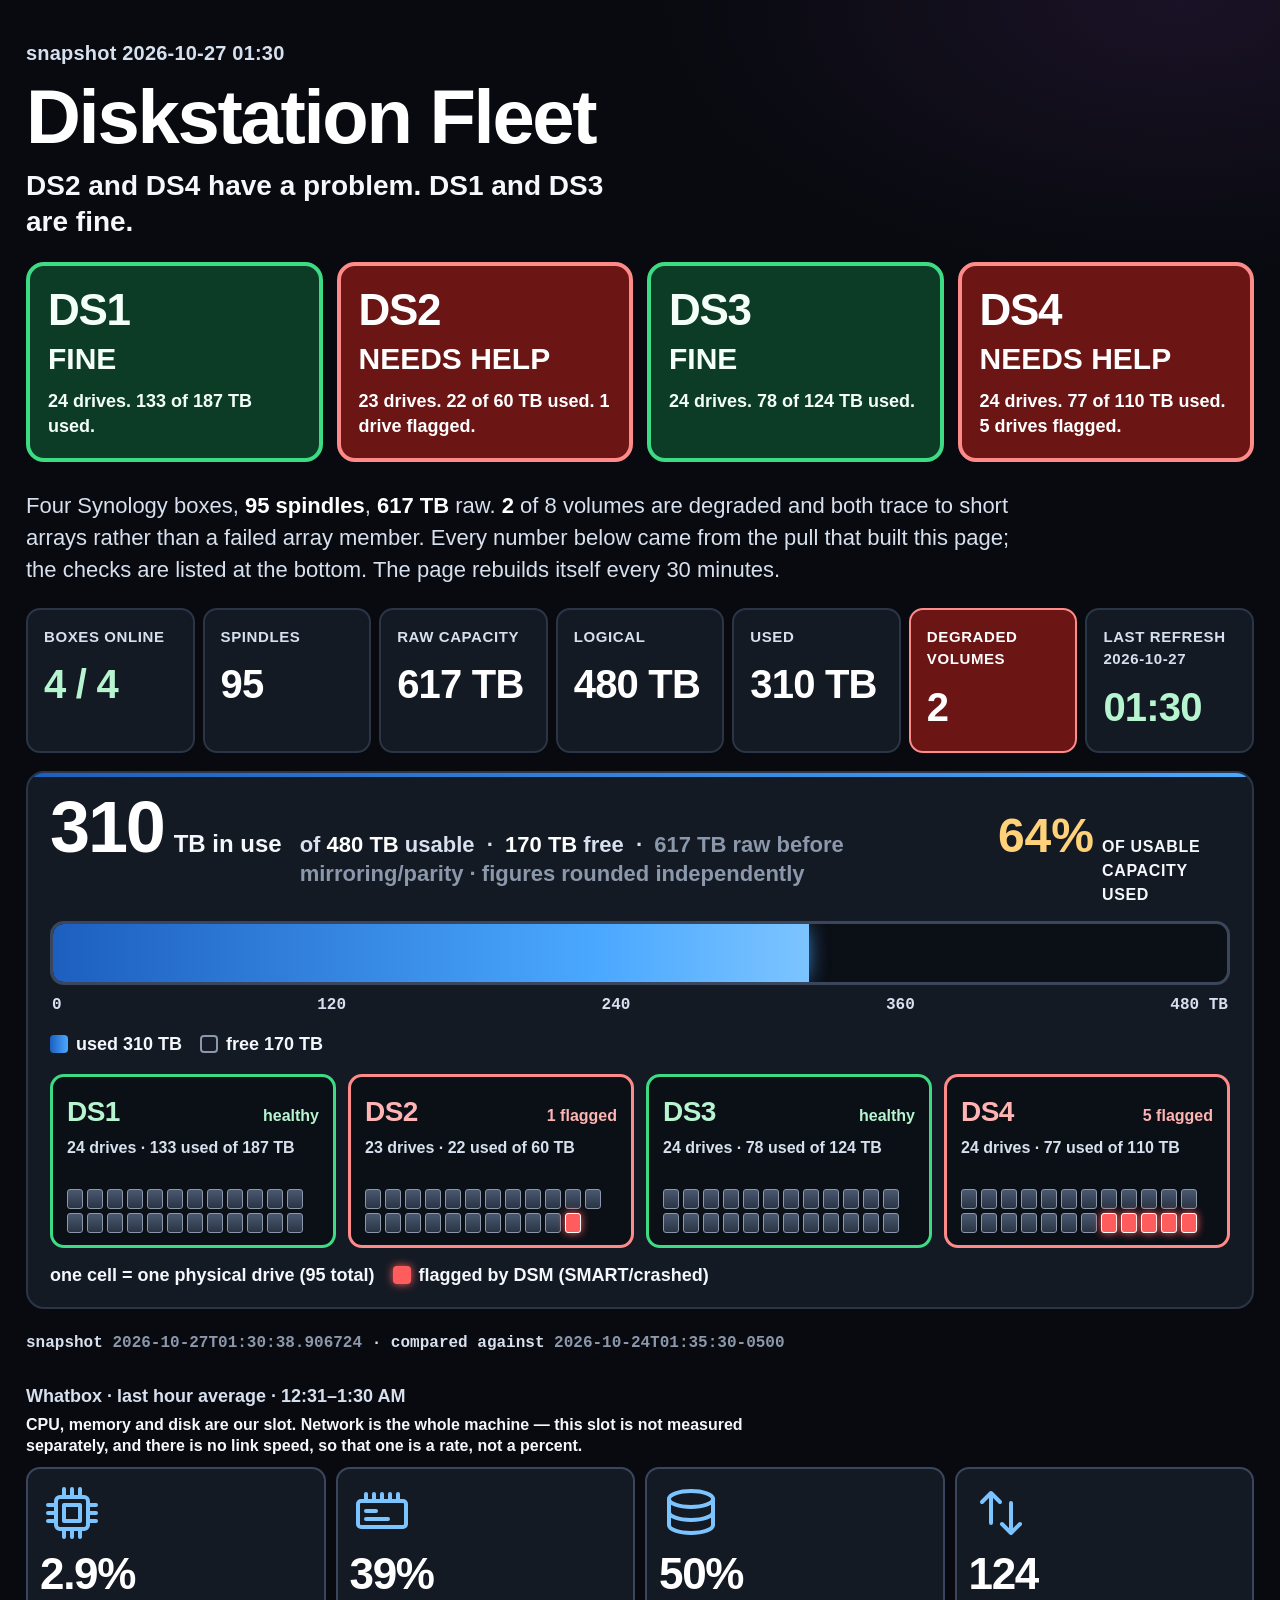
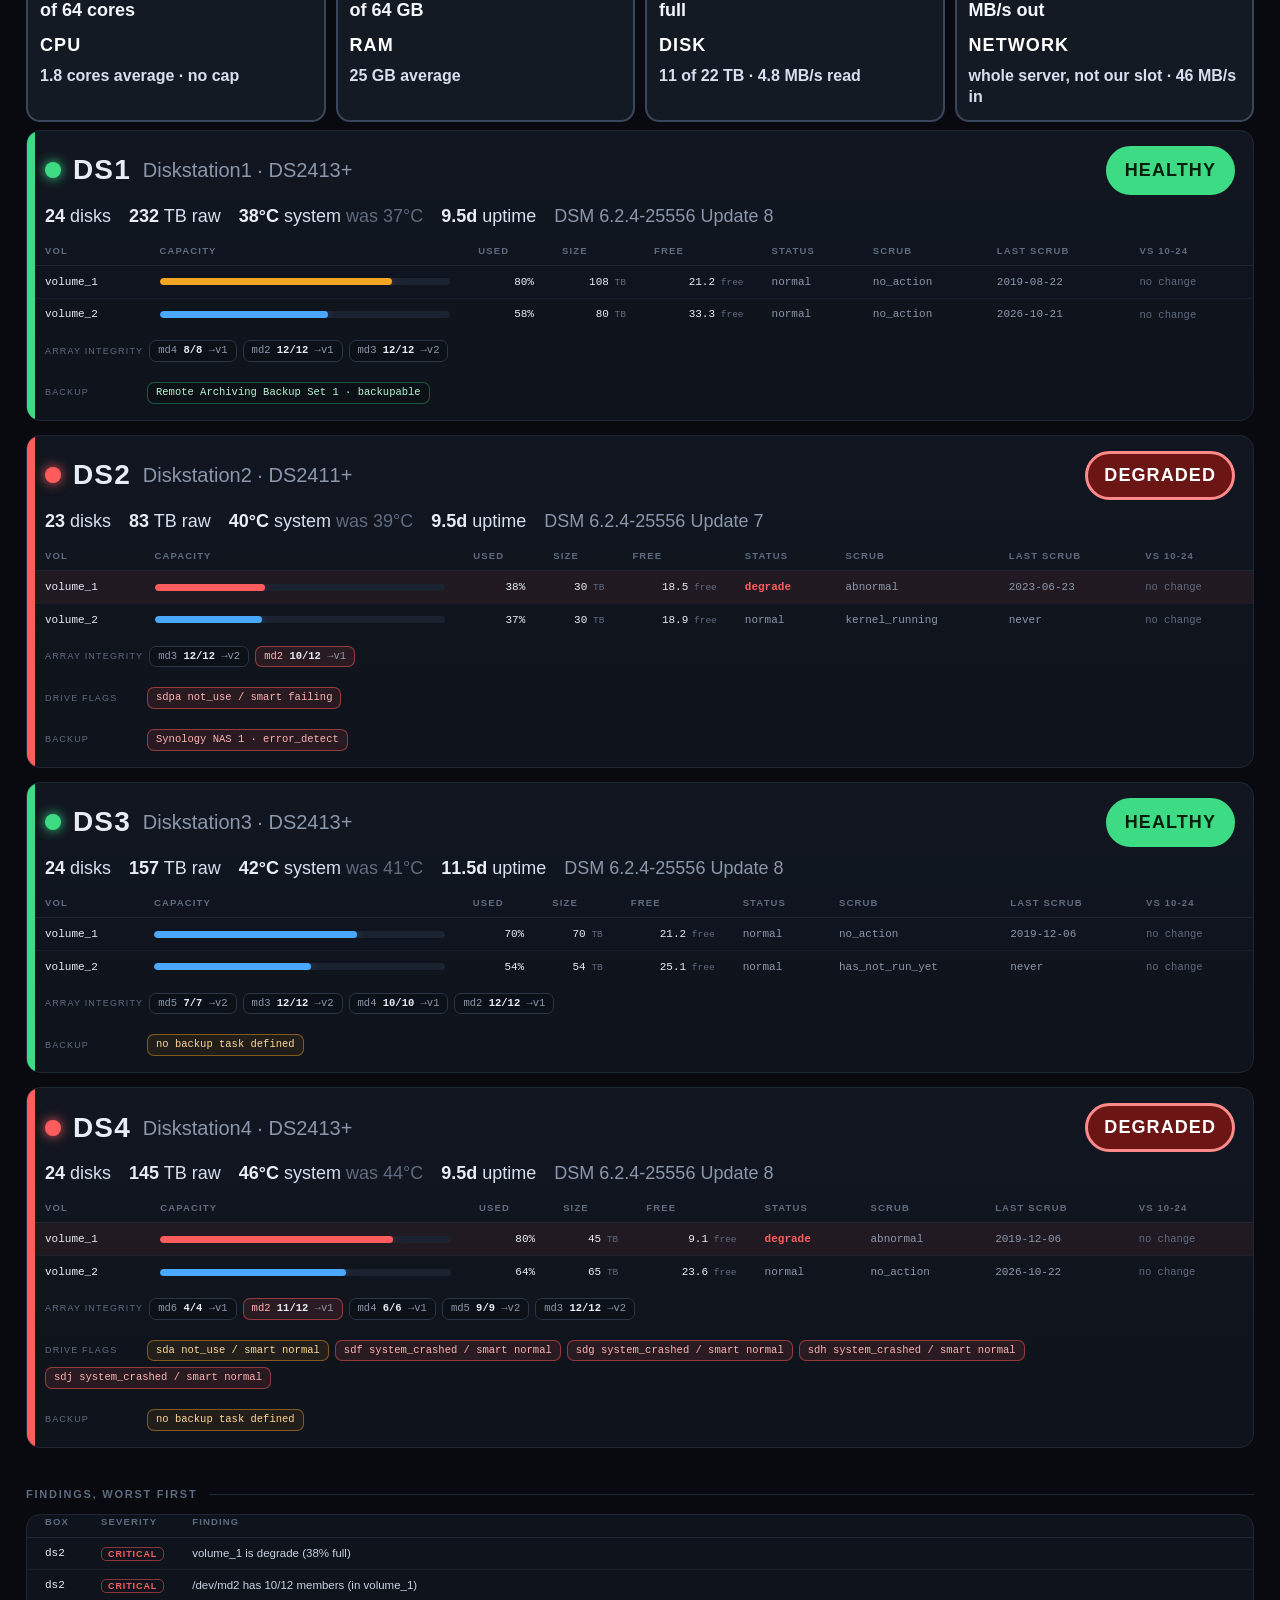
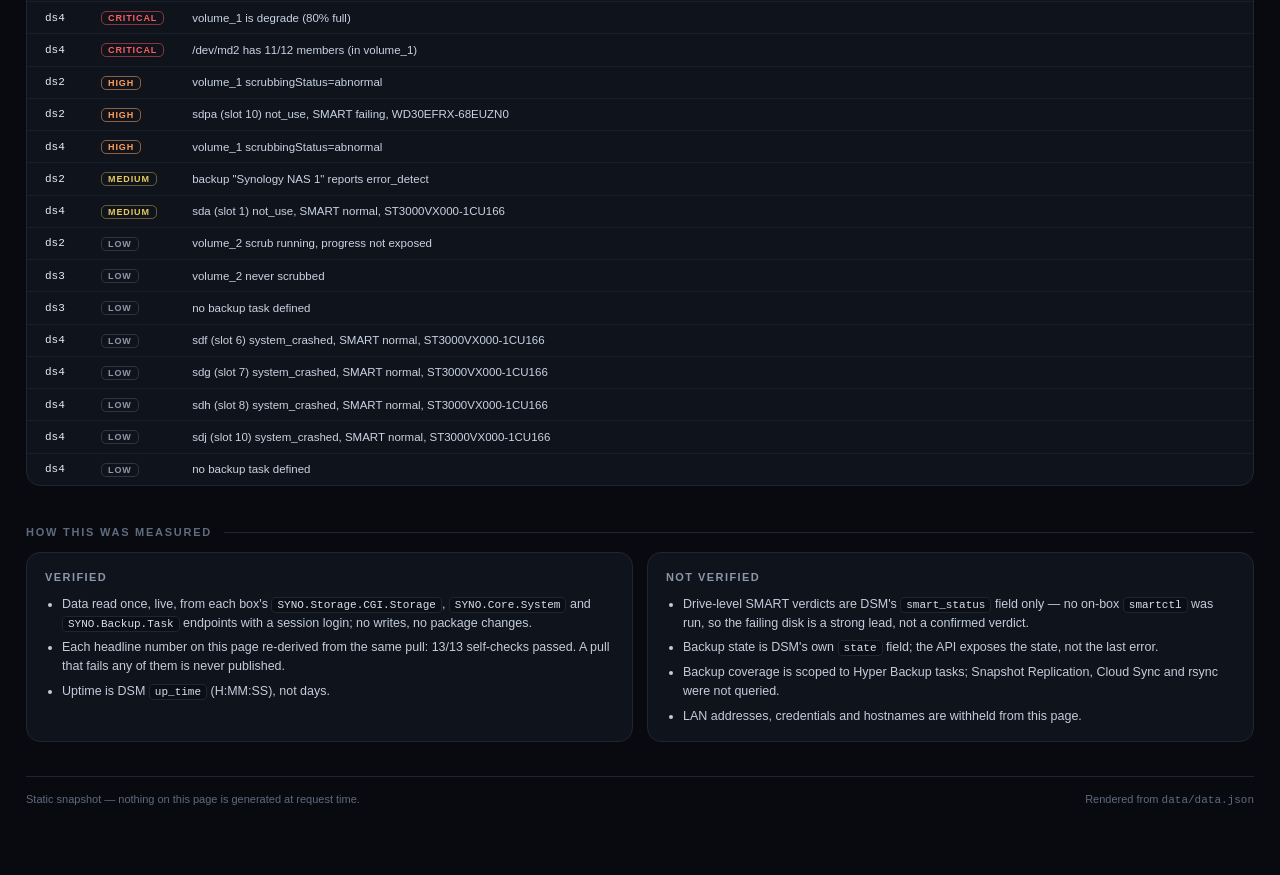
<file: backups/pre-futuristic-20261027T070003Z/index.html>
<!doctype html>
<html lang="en"><head>
<meta charset="utf-8">
<meta name="viewport" content="width=device-width,initial-scale=1">
<title>DiskStation fleet — full diagnostics, 2026-10-24</title>
<meta name="description" content="Read-only diagnostics for four Synology DiskStations: array integrity, volume capacity, scrub history, drive flags, backups.">
<meta name="color-scheme" content="dark">
<link rel="icon" href="data:image/svg+xml,%3Csvg xmlns='http://www.w3.org/2000/svg' viewBox='0 0 32 32'%3E%3Crect width='32' height='32' rx='7' fill='%230f131b'/%3E%3Crect x='7' y='9' width='18' height='4' rx='2' fill='%233ddc84'/%3E%3Crect x='7' y='15' width='13' height='4' rx='2' fill='%23ff5d5d'/%3E%3Crect x='7' y='21' width='18' height='4' rx='2' fill='%234aa8ff'/%3E%3C/svg%3E">
<style>
:root{
 --bg:#080a0f; --card:#0f131b; --card2:#121722; --line:#1e2634; --line2:#2a3546;
 --fg:#e7ecf5; --dim:#8b97ab; --dim2:#5f6b7f;
 --green:#3ddc84; --amber:#f5a524; --red:#ff5d5d; --blue:#4aa8ff;
 --mono:ui-monospace,SFMono-Regular,"SF Mono",Menlo,Consolas,monospace;
}
*{box-sizing:border-box}
html{background:var(--bg)}
body{margin:0;background:
 radial-gradient(1100px 520px at 12% -12%, #14203a 0%, transparent 62%),
 radial-gradient(900px 480px at 92% 0%, #1a1226 0%, transparent 58%), var(--bg);
 color:var(--fg);font:14px/1.5 -apple-system,BlinkMacSystemFont,"Segoe UI",Inter,Roboto,"Helvetica Neue",Arial,sans-serif;
 -webkit-font-smoothing:antialiased;padding:38px 26px 70px}
.wrap{max-width:1240px;margin:0 auto}
.glance{margin:0 0 28px}
.glance-kicker{margin:0 0 10px;font-size:20px;font-weight:700;color:#d7e0ee;letter-spacing:.01em}
.glance h1{font-size:clamp(44px,6.2vw,76px);line-height:1.02;margin:0 0 12px;letter-spacing:-.03em;font-weight:800;color:#fff}
.glance h1.bad{color:#ffe8e8}
.glance h1.ok{color:#e9fff4}
.glance-sub{margin:0 0 22px;max-width:22em;font-size:28px;line-height:1.3;font-weight:650;color:#f4f7fb}
.glance-sub b{font-weight:800}
.gcards{display:grid;grid-template-columns:repeat(4,1fr);gap:14px}
.gcard{border-radius:18px;padding:22px 18px 20px;min-height:196px;border:4px solid transparent}
.gcard.green{background:#0c3b26;border-color:#3ddc84;color:#f3fff8}
.gcard.amber{background:#4a3008;border-color:#f5a524;color:#fff8e8}
.gcard.red{background:#6b1515;border-color:#ff8a8a;color:#fff}
.gname{font-size:44px;font-weight:800;line-height:1;letter-spacing:-.03em}
.gstat{font-size:30px;font-weight:800;line-height:1.1;margin-top:10px}
.gdetail{font-size:18px;font-weight:650;line-height:1.35;margin-top:14px}
.lede{color:#d7e0ee;max-width:46em;margin:22px 0 22px;font-size:22px;line-height:1.45}
.lede b{color:#fff;font-weight:750}
.tot{display:grid;grid-template-columns:repeat(auto-fit,minmax(148px,1fr));gap:8px;
 background:transparent;border:none;border-radius:0;overflow:visible;margin-bottom:18px}
.tot div{background:#141a24;border:2px solid var(--line2);border-radius:14px;padding:16px 16px 14px}
.tot div.hotcell{background:#6b1515;border-color:#ff8a8a}
.tot u{display:block;font-size:15px;letter-spacing:.04em;text-transform:uppercase;color:#d7e0ee;
 text-decoration:none;margin-bottom:6px;font-weight:750}
.tot b{font-size:40px;font-variant-numeric:tabular-nums;letter-spacing:-.02em;font-weight:800;color:#fff}
.tot b.hot{color:#fff} .tot b.cool{color:#b6f5d0}
.tot div.hotcell u,.tot div.hotcell b{color:#fff}
.stamp{font-family:var(--mono);font-size:16px;color:#d7e0ee;margin:8px 0 28px;font-weight:650}
.stamp code{color:var(--dim)}
article.box{border:1px solid var(--line);border-radius:14px;padding:0;margin-bottom:14px;
 background:linear-gradient(180deg,color-mix(in srgb,var(--card2) 92%,transparent),var(--card));
 position:relative;overflow:hidden}
article.box::before{content:"";position:absolute;inset:0 auto 0 0;width:8px;background:var(--accentbox,var(--line2))}
article.box.green{--accentbox:var(--green)} article.box.amber{--accentbox:var(--amber)}
article.box.red{--accentbox:var(--red)}
article.box header{display:flex;justify-content:space-between;align-items:center;gap:12px;
 padding:15px 18px 8px;flex-wrap:wrap}
.bid{display:flex;align-items:center;gap:12px;font-size:20px}
.bid b{letter-spacing:.04em;font-weight:800;font-size:28px}
.dot{width:16px;height:16px;border-radius:50%;display:inline-block}
.green .dot{background:var(--green);box-shadow:0 0 12px var(--green)}
.amber .dot{background:var(--amber);box-shadow:0 0 12px var(--amber)}
.red .dot{background:var(--red);box-shadow:0 0 12px var(--red)}
.pill{font-size:18px;font-weight:800;letter-spacing:.06em;border:3px solid;border-radius:40px;padding:8px 16px}
.green .pill{color:#04210f;border-color:#3ddc84;background:#3ddc84}
.amber .pill{color:#2a1c00;border-color:#f5a524;background:#f5a524}
.red .pill{color:#fff;border-color:#ff8a8a;background:#6b1515}
.metrics{display:flex;flex-wrap:wrap;gap:18px;padding:0 18px 14px;font-size:18px;color:#d7e0ee}
.metrics b{color:var(--fg);font-variant-numeric:tabular-nums;font-weight:600}
.metrics em{font-style:normal;color:var(--dim2)}
.scroll{overflow-x:auto}
table{width:100%;border-collapse:collapse;font-size:11.5px}
th{text-align:left;font-weight:600;font-size:9.5px;letter-spacing:.12em;text-transform:uppercase;
 color:var(--dim2);padding:0 10px 7px 18px;border-bottom:1px solid var(--line);white-space:nowrap}
th:last-child,td:last-child{padding-right:18px}
td{padding:7px 10px 7px 18px;border-bottom:1px solid color-mix(in srgb,var(--line) 60%,transparent);white-space:nowrap}
tbody tr:last-child td{border-bottom:none}
tbody tr:hover td{background:color-mix(in srgb,var(--blue) 4%,transparent)}
tr.bad td{background:color-mix(in srgb,var(--red) 7%,transparent)}
.mono{font-family:var(--mono);font-size:11px}
.num{text-align:right;font-variant-numeric:tabular-nums}
.unit{color:var(--dim2);font-size:9.5px}
.dim{color:var(--dim)} .st-red{color:var(--red);font-weight:600} .st-ok{color:var(--dim)}
.bar{width:26%;min-width:110px}
.track{height:7px;border-radius:6px;background:#1b2230;overflow:hidden;min-width:90px}
.fill{height:100%;border-radius:6px}
.delta .up{color:var(--green);font-size:10.5px;font-family:var(--mono)}
.delta .same{color:var(--dim2);font-size:10.5px;font-family:var(--mono)}
.mis{display:flex;flex-wrap:wrap;align-items:center;gap:6px;padding:10px 18px;font-size:11px}
.mis:last-child{padding-bottom:16px}
.k{font-size:9px;letter-spacing:.13em;text-transform:uppercase;color:var(--dim2);min-width:96px}
.chip{border:1px solid var(--line2);border-radius:7px;padding:2px 8px;font-family:var(--mono);font-size:10.5px;
 color:var(--dim);background:#0c1017}
.chip b{color:var(--fg);font-weight:600}
.chip-bad{border-color:color-mix(in srgb,var(--red) 50%,transparent);color:#ffb3b3;
 background:color-mix(in srgb,var(--red) 11%,transparent)}
.chip-warn{border-color:color-mix(in srgb,var(--amber) 45%,transparent);color:#ffd79a;
 background:color-mix(in srgb,var(--amber) 8%,transparent)}
.chip-ok{border-color:color-mix(in srgb,var(--green) 35%,transparent);color:#b6f5d0}
h2{font-size:11px;letter-spacing:.16em;text-transform:uppercase;color:var(--dim2);
 margin:38px 0 12px;font-weight:600;display:flex;align-items:center;gap:12px}
h2::after{content:"";flex:1;height:1px;background:var(--line)}
.findings{border:1px solid var(--line);border-radius:14px;overflow:hidden;background:var(--card)}
.findings td{border-bottom:1px solid color-mix(in srgb,var(--line) 60%,transparent)}
.sev{font-size:9px;font-weight:700;letter-spacing:.1em;text-transform:uppercase;border:1px solid;
 border-radius:5px;padding:1px 6px}
.sev.critical{color:var(--red);border-color:color-mix(in srgb,var(--red) 50%,transparent)}
.sev.high{color:#ff9f5a;border-color:#ff9f5a88}
.sev.medium{color:#e8c95a;border-color:#e8c95a66}
.sev.low{color:var(--dim);border-color:var(--line2)}
td.msg{white-space:normal;color:#c9d3e3;line-height:1.45}
.grid2{display:grid;grid-template-columns:1fr 1fr;gap:14px}
.note{border:1px solid var(--line);border-radius:14px;padding:16px 18px;background:var(--card)}
.note h3{margin:0 0 9px;font-size:11px;letter-spacing:.13em;text-transform:uppercase;color:var(--dim)}
.note ul{margin:0;padding-left:17px;color:#c3ccdb;font-size:12.5px}
.note li{margin-bottom:6px} .note li:last-child{margin-bottom:0}
.note code{font-family:var(--mono);font-size:11px;background:#0b0f15;border:1px solid var(--line);
 border-radius:4px;padding:1px 5px;color:#d7e0ee}
footer{margin-top:34px;color:var(--dim2);font-size:11px;display:flex;justify-content:space-between;
 gap:14px;flex-wrap:wrap;border-top:1px solid var(--line);padding-top:14px}
/* ---- capacity + physical spindle view ---- */
.cap{border:2px solid var(--line2);border-radius:18px;padding:22px 22px 18px;margin:0 0 22px;
 background:#141a24;position:relative;overflow:hidden}
.cap::before{content:"";position:absolute;inset:0 0 auto 0;height:4px;
 background:linear-gradient(90deg,#1d5fbf,#4aa8ff)}
.caphead{display:flex;align-items:baseline;gap:18px;flex-wrap:wrap;margin-bottom:14px}
.capbig{display:flex;align-items:baseline;gap:10px}
.capbig b{font-size:72px;line-height:.9;font-variant-numeric:tabular-nums;letter-spacing:-.03em;font-weight:800;color:#fff}
.capbig span{font-size:24px;color:#f4f7fb;letter-spacing:0;font-weight:750}
.capmeta{font-size:22px;color:#d7e0ee;flex:1;min-width:240px;line-height:1.35;font-weight:650}
.capmeta b{color:#fff;font-weight:800;font-variant-numeric:tabular-nums}
.cappct{display:flex;align-items:baseline;gap:8px}
.cappct b{font-size:48px;font-variant-numeric:tabular-nums;color:#ffd27a;font-weight:800}
.cappct span{font-size:16px;letter-spacing:.04em;text-transform:uppercase;color:#f4f7fb;font-weight:750;max-width:8em}
.tank{position:relative;height:64px;border-radius:14px;background:#0b0f16;border:3px solid #3a465c;overflow:hidden}
.tankfill{position:absolute;inset:0 auto 0 0;border-radius:10px 0 0 10px;
 background:linear-gradient(90deg,#1d5fbf,#4aa8ff 72%,#7cc4ff);box-shadow:0 0 22px -4px #4aa8ff}
.tankticks i{position:absolute;top:0;bottom:0;width:1px;background:rgba(0,0,0,.45)}
.tankscale{display:flex;justify-content:space-between;font-family:var(--mono);font-size:16px;
 color:#d7e0ee;margin:8px 2px 14px;font-weight:650}
.caplegend{display:flex;gap:18px;flex-wrap:wrap;font-size:18px;color:#f4f7fb;align-items:center;font-weight:650}
.caplegend.sp{margin-top:14px}
.sw{width:18px;height:18px;border-radius:4px;display:inline-block;margin-right:8px;vertical-align:-3px}
.sw.used{background:linear-gradient(90deg,#1d5fbf,#4aa8ff)}
.sw.free{background:#161c27;border:2px solid #8b97ab}
.sw.bad{background:#ff5d5d;box-shadow:0 0 8px var(--red)}
.spindles{display:grid;grid-template-columns:repeat(4,1fr);gap:12px;margin-top:16px}
.cluster{border:3px solid var(--line2);border-radius:14px;padding:14px 14px 12px;background:#0b0f16}
.cluster.red{border-color:#ff8a8a}
.cluster.green{border-color:#3ddc84}
.cluster.amber{border-color:#f5a524}
.chead{display:flex;justify-content:space-between;align-items:baseline;gap:8px;min-height:auto;margin-bottom:4px}
.csub{font-family:inherit;font-size:16px;font-weight:650;color:#d7e0ee;min-height:44px;line-height:1.35;margin-bottom:8px}
.chead b{font-size:28px;letter-spacing:-.02em;font-weight:800}
.chead span{font-family:inherit;font-size:16px;font-weight:800;color:#f4f7fb}
.cluster.red .chead .st{color:#ffb4b4}
.cluster.green .chead .st{color:#b6f5d0}
.cluster.amber .chead .st{color:#ffd79a}
.cluster.red .chead b{color:#ffb4b4} .cluster.amber .chead b{color:#ffd79a}
.cluster.green .chead b{color:#b6f5d0}
.cells{display:flex;flex-wrap:wrap;gap:4px;align-content:flex-start}
.cell{width:16px;height:20px;border-radius:3px;background:linear-gradient(180deg,#4a5870,#2a3444);
 border:1px solid #8b97ab;display:block}
.cell.bad{background:#ff5d5d;border-color:#fff;box-shadow:0 0 8px var(--red)}
.wbox{margin:28px 0 8px}
.wbox-kicker{margin:0 0 4px;font-size:18px;font-weight:700;color:#d7e0ee}
.wbox-note{margin:0 0 10px;font-size:16px;font-weight:650;color:#f4f7fb;max-width:46em;line-height:1.35}
.wcards{display:grid;grid-template-columns:repeat(4,1fr);gap:10px}
.wcard{background:#141a24;border:2px solid #3a465c;border-radius:14px;padding:12px 12px 12px;min-height:0}
.wicon{width:64px;height:64px;display:block;margin:0 0 8px;color:#7cc4ff;fill:none;stroke:currentColor;stroke-width:4;stroke-linecap:round;stroke-linejoin:round}
.wnum{font-size:44px;font-weight:800;line-height:.95;letter-spacing:-.03em;color:#fff}
.wunit{font-size:18px;font-weight:750;color:#f4f7fb;margin-top:2px}
.wname{font-size:18px;font-weight:800;letter-spacing:.06em;margin-top:8px;color:#fff}
.wdetail{font-size:16px;font-weight:650;color:#d7e0ee;margin-top:6px;line-height:1.35}
@media (max-width:900px){
 .gcards,.wcards{grid-template-columns:1fr 1fr}
 .glance h1{font-size:42px}
 .gname{font-size:36px} .gstat{font-size:24px}
 .capbig b{font-size:56px}
}
@media (max-width:760px){
 body{padding:22px 14px 50px} .grid2{grid-template-columns:1fr}
 th,td{padding-left:12px} th:last-child,td:last-child{padding-right:12px}
 .k{min-width:100%} .mis{padding:10px 12px}
 .spindles{grid-template-columns:repeat(2,1fr)} .capbig b{font-size:48px}
 .glance-sub{font-size:22px}
}
@media (max-width:520px){
 .gcards,.wcards{grid-template-columns:1fr}
 .gcard{min-height:0}
}
</style></head>
<body data-stamp="2026-10-27T01:30:38.906724">
<div class="wrap">
 <section class="glance" aria-label="Status at a glance">
  <p class="glance-kicker">snapshot 2026-10-27 01:30</p>
  <h1>Diskstation Fleet</h1>
  <p class="glance-sub">DS2 and DS4 have a problem. DS1 and DS3 are fine.</p>
  <div class="gcards"><div class="gcard green"><div class="gname">DS1</div><div class="gstat">FINE</div><div class="gdetail">24 drives. 133 of 187 TB used.</div></div><div class="gcard red"><div class="gname">DS2</div><div class="gstat">NEEDS HELP</div><div class="gdetail">23 drives. 22 of 60 TB used. 1 drive flagged.</div></div><div class="gcard green"><div class="gname">DS3</div><div class="gstat">FINE</div><div class="gdetail">24 drives. 78 of 124 TB used.</div></div><div class="gcard red"><div class="gname">DS4</div><div class="gstat">NEEDS HELP</div><div class="gdetail">24 drives. 77 of 110 TB used. 5 drives flagged.</div></div></div>
</section>
 <p class="lede">Four Synology boxes, <b>95 spindles</b>, <b>617 TB</b> raw.
 <b>2</b> of 8 volumes are degraded and both trace to short arrays rather than a failed array member. Every number below came from the pull that built this page; the checks are listed at the
 bottom. The page rebuilds itself every 30 minutes.</p>
 <div class="tot">
  <div><u>boxes online</u><b class="cool">4 / 4</b></div>
  <div><u>spindles</u><b>95</b></div>
  <div><u>raw capacity</u><b>617 TB</b></div>
  <div><u>logical</u><b>480 TB</b></div>
  <div><u>used</u><b>310 TB</b></div>
  <div class="hotcell"><u>degraded volumes</u><b class="hot">2</b></div>
  <div><u>last refresh 2026-10-27</u><b class="cool">01:30</b></div>
 </div>
 <section class="cap">
  <div class="caphead">
    <div class="capbig"><b>310</b><span>TB in use</span></div>
    <div class="capmeta">of <b>480 TB</b> usable &nbsp;·&nbsp; <b>170 TB</b> free
      &nbsp;·&nbsp; <span class="dim">617 TB raw before mirroring/parity · figures rounded independently</span></div>
    <div class="cappct"><b>64%</b><span>of usable capacity used</span></div>
  </div>
  <div class="tank"><div class="tankfill" style="width:64.43%"></div></div>
  <div class="tankscale"><span>0</span><span>120</span><span>240</span>
    <span>360</span><span>480 TB</span></div>
  <div class="caplegend"><span><i class="sw used"></i>used 310 TB</span>
    <span><i class="sw free"></i>free 170 TB</span></div>
  <div class="spindles"><div class="cluster green">
   <div class="chead"><b>DS1</b><span class="st">healthy</span></div>
   <div class="csub">24 drives · 133 used of 187 TB</div>
   <div class="cells"><i class="cell"></i><i class="cell"></i><i class="cell"></i><i class="cell"></i><i class="cell"></i><i class="cell"></i><i class="cell"></i><i class="cell"></i><i class="cell"></i><i class="cell"></i><i class="cell"></i><i class="cell"></i><i class="cell"></i><i class="cell"></i><i class="cell"></i><i class="cell"></i><i class="cell"></i><i class="cell"></i><i class="cell"></i><i class="cell"></i><i class="cell"></i><i class="cell"></i><i class="cell"></i><i class="cell"></i></div></div><div class="cluster red">
   <div class="chead"><b>DS2</b><span class="st">1 flagged</span></div>
   <div class="csub">23 drives · 22 used of 60 TB</div>
   <div class="cells"><i class="cell"></i><i class="cell"></i><i class="cell"></i><i class="cell"></i><i class="cell"></i><i class="cell"></i><i class="cell"></i><i class="cell"></i><i class="cell"></i><i class="cell"></i><i class="cell"></i><i class="cell"></i><i class="cell"></i><i class="cell"></i><i class="cell"></i><i class="cell"></i><i class="cell"></i><i class="cell"></i><i class="cell"></i><i class="cell"></i><i class="cell"></i><i class="cell"></i><i class="cell bad"></i></div></div><div class="cluster green">
   <div class="chead"><b>DS3</b><span class="st">healthy</span></div>
   <div class="csub">24 drives · 78 used of 124 TB</div>
   <div class="cells"><i class="cell"></i><i class="cell"></i><i class="cell"></i><i class="cell"></i><i class="cell"></i><i class="cell"></i><i class="cell"></i><i class="cell"></i><i class="cell"></i><i class="cell"></i><i class="cell"></i><i class="cell"></i><i class="cell"></i><i class="cell"></i><i class="cell"></i><i class="cell"></i><i class="cell"></i><i class="cell"></i><i class="cell"></i><i class="cell"></i><i class="cell"></i><i class="cell"></i><i class="cell"></i><i class="cell"></i></div></div><div class="cluster red">
   <div class="chead"><b>DS4</b><span class="st">5 flagged</span></div>
   <div class="csub">24 drives · 77 used of 110 TB</div>
   <div class="cells"><i class="cell"></i><i class="cell"></i><i class="cell"></i><i class="cell"></i><i class="cell"></i><i class="cell"></i><i class="cell"></i><i class="cell"></i><i class="cell"></i><i class="cell"></i><i class="cell"></i><i class="cell"></i><i class="cell"></i><i class="cell"></i><i class="cell"></i><i class="cell"></i><i class="cell"></i><i class="cell"></i><i class="cell"></i><i class="cell bad"></i><i class="cell bad"></i><i class="cell bad"></i><i class="cell bad"></i><i class="cell bad"></i></div></div></div>
  <div class="caplegend sp"><span>one cell = one physical drive (95 total)</span>
    <span><i class="sw bad"></i>flagged by DSM (SMART/crashed)</span></div>
</section>
 <p class="stamp">snapshot <code>2026-10-27T01:30:38.906724</code> · compared against <code>2026-10-24T01:35:30-0500</code></p>
 <section class="wbox" aria-label="Whatbox last hour"><p class="wbox-kicker">Whatbox · last hour average · 12:31–1:30 AM</p><p class="wbox-note">CPU, memory and disk are our slot. Network is the whole machine — this slot is not measured separately, and there is no link speed, so that one is a rate, not a percent.</p><div class="wcards"><div class="wcard cpu"><svg class="wicon" viewBox="0 0 64 64" aria-hidden="true"><rect x="16" y="16" width="32" height="32" rx="4"/><rect x="24" y="24" width="16" height="16"/><path d="M24 8v8M32 8v8M40 8v8M24 48v8M32 48v8M40 48v8M8 24h8M8 32h8M8 40h8M48 24h8M48 32h8M48 40h8"/></svg><div class="wnum">2.9%</div><div class="wunit">of 64 cores</div><div class="wname">CPU</div><div class="wdetail">1.8 cores average · no cap</div></div><div class="wcard ram"><svg class="wicon" viewBox="0 0 64 64" aria-hidden="true"><rect x="8" y="20" width="48" height="26" rx="3"/><path d="M16 20v-7M24 20v-7M32 20v-7M40 20v-7M48 20v-7M16 30h10M16 38h22"/></svg><div class="wnum">39%</div><div class="wunit">of 64 GB</div><div class="wname">RAM</div><div class="wdetail">25 GB average</div></div><div class="wcard disk"><svg class="wicon" viewBox="0 0 64 64" aria-hidden="true"><ellipse cx="32" cy="18" rx="22" ry="8"/><path d="M10 18v26c0 4.4 9.8 8 22 8s22-3.6 22-8V18"/><path d="M10 31c0 4.4 9.8 8 22 8s22-3.6 22-8"/></svg><div class="wnum">50%</div><div class="wunit">full</div><div class="wname">DISK</div><div class="wdetail">11 of 22 TB · 4.8 MB/s read</div></div><div class="wcard net"><svg class="wicon" viewBox="0 0 64 64" aria-hidden="true"><path d="M22 12v30M22 12l-9 9M22 12l9 9"/><path d="M42 52V22M42 52l-9-9M42 52l9-9"/></svg><div class="wnum">124</div><div class="wunit">MB/s out</div><div class="wname">NETWORK</div><div class="wdetail">whole server, not our slot · 46 MB/s in</div></div></div></section>
 <article class="box green">
 <header>
  <div class="bid"><i class="dot"></i><b>DS1</b>
   <span class="dim">Diskstation1 · DS2413+</span></div>
  <div class="pill">HEALTHY</div>
 </header>
 <div class="metrics">
  <span><b>24</b> disks</span>
  <span><b>232</b> TB raw</span>
  <span><b>38°C</b> system <em>was 37°C</em></span>
  <span><b>9.5d</b> uptime</span>
  <span class="dim">DSM 6.2.4-25556 Update 8</span>
 </div>
 <div class="scroll"><table><thead><tr>
  <th>vol</th><th class="bar">capacity</th><th>used</th><th>size</th><th>free</th>
  <th>status</th><th>scrub</th><th>last scrub</th><th>vs 10-24</th>
 </tr></thead><tbody><tr class="">
<td class="mono">volume_1</td>
<td class="bar"><div class="track"><div class="fill" style="width:80%;background:#f5a524;box-shadow:0 0 12px -2px #f5a524"></div></div></td>
<td class="mono num">80%</td>
<td class="mono num">108<span class="unit"> TB</span></td>
<td class="mono num">21.2<span class="unit"> free</span></td>
<td class="mono st-ok">normal</td>
<td class="mono dim">no_action</td>
<td class="mono dim">2019-08-22</td>
<td class="delta"><span class="same">no change</span></td></tr><tr class="">
<td class="mono">volume_2</td>
<td class="bar"><div class="track"><div class="fill" style="width:58%;background:#4aa8ff;box-shadow:0 0 12px -2px #4aa8ff"></div></div></td>
<td class="mono num">58%</td>
<td class="mono num">80<span class="unit"> TB</span></td>
<td class="mono num">33.3<span class="unit"> free</span></td>
<td class="mono st-ok">normal</td>
<td class="mono dim">no_action</td>
<td class="mono dim">2026-10-21</td>
<td class="delta"><span class="same">no change</span></td></tr></tbody></table></div>
 <div class="mis"><span class="k">array integrity</span><span class="chip ">md4 <b>8/8</b><span class="dim"> →v1</span></span><span class="chip ">md2 <b>12/12</b><span class="dim"> →v1</span></span><span class="chip ">md3 <b>12/12</b><span class="dim"> →v2</span></span></div>
 
 <div class="mis"><span class="k">backup</span><span class="chip chip-ok">Remote Archiving Backup Set 1 · backupable</span></div>
</article><article class="box red">
 <header>
  <div class="bid"><i class="dot"></i><b>DS2</b>
   <span class="dim">Diskstation2 · DS2411+</span></div>
  <div class="pill">DEGRADED</div>
 </header>
 <div class="metrics">
  <span><b>23</b> disks</span>
  <span><b>83</b> TB raw</span>
  <span><b>40°C</b> system <em>was 39°C</em></span>
  <span><b>9.5d</b> uptime</span>
  <span class="dim">DSM 6.2.4-25556 Update 7</span>
 </div>
 <div class="scroll"><table><thead><tr>
  <th>vol</th><th class="bar">capacity</th><th>used</th><th>size</th><th>free</th>
  <th>status</th><th>scrub</th><th>last scrub</th><th>vs 10-24</th>
 </tr></thead><tbody><tr class="bad">
<td class="mono">volume_1</td>
<td class="bar"><div class="track"><div class="fill" style="width:38%;background:#ff5d5d;box-shadow:0 0 12px -2px #ff5d5d"></div></div></td>
<td class="mono num">38%</td>
<td class="mono num">30<span class="unit"> TB</span></td>
<td class="mono num">18.5<span class="unit"> free</span></td>
<td class="mono st-red">degrade</td>
<td class="mono dim">abnormal</td>
<td class="mono dim">2023-06-23</td>
<td class="delta"><span class="same">no change</span></td></tr><tr class="">
<td class="mono">volume_2</td>
<td class="bar"><div class="track"><div class="fill" style="width:37%;background:#4aa8ff;box-shadow:0 0 12px -2px #4aa8ff"></div></div></td>
<td class="mono num">37%</td>
<td class="mono num">30<span class="unit"> TB</span></td>
<td class="mono num">18.9<span class="unit"> free</span></td>
<td class="mono st-ok">normal</td>
<td class="mono dim">kernel_running</td>
<td class="mono dim">never</td>
<td class="delta"><span class="same">no change</span></td></tr></tbody></table></div>
 <div class="mis"><span class="k">array integrity</span><span class="chip ">md3 <b>12/12</b><span class="dim"> →v2</span></span><span class="chip chip-bad">md2 <b>10/12</b><span class="dim"> →v1</span></span></div>
 <div class="mis"><span class="k">drive flags</span><span class="chip chip-bad">sdpa not_use / smart failing</span></div>
 <div class="mis"><span class="k">backup</span><span class="chip chip-bad">Synology NAS 1 · error_detect</span></div>
</article><article class="box green">
 <header>
  <div class="bid"><i class="dot"></i><b>DS3</b>
   <span class="dim">Diskstation3 · DS2413+</span></div>
  <div class="pill">HEALTHY</div>
 </header>
 <div class="metrics">
  <span><b>24</b> disks</span>
  <span><b>157</b> TB raw</span>
  <span><b>42°C</b> system <em>was 41°C</em></span>
  <span><b>11.5d</b> uptime</span>
  <span class="dim">DSM 6.2.4-25556 Update 8</span>
 </div>
 <div class="scroll"><table><thead><tr>
  <th>vol</th><th class="bar">capacity</th><th>used</th><th>size</th><th>free</th>
  <th>status</th><th>scrub</th><th>last scrub</th><th>vs 10-24</th>
 </tr></thead><tbody><tr class="">
<td class="mono">volume_1</td>
<td class="bar"><div class="track"><div class="fill" style="width:70%;background:#4aa8ff;box-shadow:0 0 12px -2px #4aa8ff"></div></div></td>
<td class="mono num">70%</td>
<td class="mono num">70<span class="unit"> TB</span></td>
<td class="mono num">21.2<span class="unit"> free</span></td>
<td class="mono st-ok">normal</td>
<td class="mono dim">no_action</td>
<td class="mono dim">2019-12-06</td>
<td class="delta"><span class="same">no change</span></td></tr><tr class="">
<td class="mono">volume_2</td>
<td class="bar"><div class="track"><div class="fill" style="width:54%;background:#4aa8ff;box-shadow:0 0 12px -2px #4aa8ff"></div></div></td>
<td class="mono num">54%</td>
<td class="mono num">54<span class="unit"> TB</span></td>
<td class="mono num">25.1<span class="unit"> free</span></td>
<td class="mono st-ok">normal</td>
<td class="mono dim">has_not_run_yet</td>
<td class="mono dim">never</td>
<td class="delta"><span class="same">no change</span></td></tr></tbody></table></div>
 <div class="mis"><span class="k">array integrity</span><span class="chip ">md5 <b>7/7</b><span class="dim"> →v2</span></span><span class="chip ">md3 <b>12/12</b><span class="dim"> →v2</span></span><span class="chip ">md4 <b>10/10</b><span class="dim"> →v1</span></span><span class="chip ">md2 <b>12/12</b><span class="dim"> →v1</span></span></div>
 
 <div class="mis"><span class="k">backup</span><span class="chip chip-warn">no backup task defined</span></div>
</article><article class="box red">
 <header>
  <div class="bid"><i class="dot"></i><b>DS4</b>
   <span class="dim">Diskstation4 · DS2413+</span></div>
  <div class="pill">DEGRADED</div>
 </header>
 <div class="metrics">
  <span><b>24</b> disks</span>
  <span><b>145</b> TB raw</span>
  <span><b>46°C</b> system <em>was 44°C</em></span>
  <span><b>9.5d</b> uptime</span>
  <span class="dim">DSM 6.2.4-25556 Update 8</span>
 </div>
 <div class="scroll"><table><thead><tr>
  <th>vol</th><th class="bar">capacity</th><th>used</th><th>size</th><th>free</th>
  <th>status</th><th>scrub</th><th>last scrub</th><th>vs 10-24</th>
 </tr></thead><tbody><tr class="bad">
<td class="mono">volume_1</td>
<td class="bar"><div class="track"><div class="fill" style="width:80%;background:#ff5d5d;box-shadow:0 0 12px -2px #ff5d5d"></div></div></td>
<td class="mono num">80%</td>
<td class="mono num">45<span class="unit"> TB</span></td>
<td class="mono num">9.1<span class="unit"> free</span></td>
<td class="mono st-red">degrade</td>
<td class="mono dim">abnormal</td>
<td class="mono dim">2019-12-06</td>
<td class="delta"><span class="same">no change</span></td></tr><tr class="">
<td class="mono">volume_2</td>
<td class="bar"><div class="track"><div class="fill" style="width:64%;background:#4aa8ff;box-shadow:0 0 12px -2px #4aa8ff"></div></div></td>
<td class="mono num">64%</td>
<td class="mono num">65<span class="unit"> TB</span></td>
<td class="mono num">23.6<span class="unit"> free</span></td>
<td class="mono st-ok">normal</td>
<td class="mono dim">no_action</td>
<td class="mono dim">2026-10-22</td>
<td class="delta"><span class="same">no change</span></td></tr></tbody></table></div>
 <div class="mis"><span class="k">array integrity</span><span class="chip ">md6 <b>4/4</b><span class="dim"> →v1</span></span><span class="chip chip-bad">md2 <b>11/12</b><span class="dim"> →v1</span></span><span class="chip ">md4 <b>6/6</b><span class="dim"> →v1</span></span><span class="chip ">md5 <b>9/9</b><span class="dim"> →v2</span></span><span class="chip ">md3 <b>12/12</b><span class="dim"> →v2</span></span></div>
 <div class="mis"><span class="k">drive flags</span><span class="chip chip-warn">sda not_use / smart normal</span><span class="chip chip-bad">sdf system_crashed / smart normal</span><span class="chip chip-bad">sdg system_crashed / smart normal</span><span class="chip chip-bad">sdh system_crashed / smart normal</span><span class="chip chip-bad">sdj system_crashed / smart normal</span></div>
 <div class="mis"><span class="k">backup</span><span class="chip chip-warn">no backup task defined</span></div>
</article>

 <h2>Findings, worst first</h2>
 <div class="findings"><table><thead><tr><th style="width:56px">box</th>
  <th style="width:86px">severity</th><th>finding</th></tr></thead><tbody><tr><td class="mono">ds2</td><td><span class="sev critical">critical</span></td><td class="msg">volume_1 is degrade (38% full)</td></tr><tr><td class="mono">ds2</td><td><span class="sev critical">critical</span></td><td class="msg">/dev/md2 has 10/12 members (in volume_1)</td></tr><tr><td class="mono">ds4</td><td><span class="sev critical">critical</span></td><td class="msg">volume_1 is degrade (80% full)</td></tr><tr><td class="mono">ds4</td><td><span class="sev critical">critical</span></td><td class="msg">/dev/md2 has 11/12 members (in volume_1)</td></tr><tr><td class="mono">ds2</td><td><span class="sev high">high</span></td><td class="msg">volume_1 scrubbingStatus=abnormal</td></tr><tr><td class="mono">ds2</td><td><span class="sev high">high</span></td><td class="msg">sdpa (slot 10) not_use, SMART failing, WD30EFRX-68EUZN0</td></tr><tr><td class="mono">ds4</td><td><span class="sev high">high</span></td><td class="msg">volume_1 scrubbingStatus=abnormal</td></tr><tr><td class="mono">ds2</td><td><span class="sev medium">medium</span></td><td class="msg">backup &quot;Synology NAS 1&quot; reports error_detect</td></tr><tr><td class="mono">ds4</td><td><span class="sev medium">medium</span></td><td class="msg">sda (slot 1) not_use, SMART normal, ST3000VX000-1CU166</td></tr><tr><td class="mono">ds2</td><td><span class="sev low">low</span></td><td class="msg">volume_2 scrub running, progress not exposed</td></tr><tr><td class="mono">ds3</td><td><span class="sev low">low</span></td><td class="msg">volume_2 never scrubbed</td></tr><tr><td class="mono">ds3</td><td><span class="sev low">low</span></td><td class="msg">no backup task defined</td></tr><tr><td class="mono">ds4</td><td><span class="sev low">low</span></td><td class="msg">sdf (slot 6) system_crashed, SMART normal, ST3000VX000-1CU166</td></tr><tr><td class="mono">ds4</td><td><span class="sev low">low</span></td><td class="msg">sdg (slot 7) system_crashed, SMART normal, ST3000VX000-1CU166</td></tr><tr><td class="mono">ds4</td><td><span class="sev low">low</span></td><td class="msg">sdh (slot 8) system_crashed, SMART normal, ST3000VX000-1CU166</td></tr><tr><td class="mono">ds4</td><td><span class="sev low">low</span></td><td class="msg">sdj (slot 10) system_crashed, SMART normal, ST3000VX000-1CU166</td></tr><tr><td class="mono">ds4</td><td><span class="sev low">low</span></td><td class="msg">no backup task defined</td></tr></tbody></table></div>

 <h2>How this was measured</h2>
 <div class="grid2">
  <div class="note"><h3>Verified</h3><ul>
   <li>Data read once, live, from each box's <code>SYNO.Storage.CGI.Storage</code>,
    <code>SYNO.Core.System</code> and <code>SYNO.Backup.Task</code> endpoints with a session login; no
    writes, no package changes.</li>
   <li>Each headline number on this page re-derived from the same pull: 13/13
    self-checks passed. A pull that fails any of them is never published.</li>
   <li>Uptime is DSM <code>up_time</code> (H:MM:SS), not days.</li>
  </ul></div>
  <div class="note"><h3>Not verified</h3><ul>
   <li>Drive-level SMART verdicts are DSM's <code>smart_status</code> field only — no on-box
    <code>smartctl</code> was run, so the failing disk is a strong lead, not a confirmed verdict.</li>
   <li>Backup state is DSM's own <code>state</code> field; the API exposes the state, not the last error.</li>
   <li>Backup coverage is scoped to Hyper Backup tasks; Snapshot Replication, Cloud Sync and rsync were
    not queried.</li>
   <li>LAN addresses, credentials and hostnames are withheld from this page.</li>
  </ul></div>
 </div>

 <footer><span>Static snapshot — nothing on this page is generated at request time.</span>
  <span>Rendered from <code style="font-family:var(--mono)">data/data.json</code></span></footer>
</div>
</body></html>
</file>
